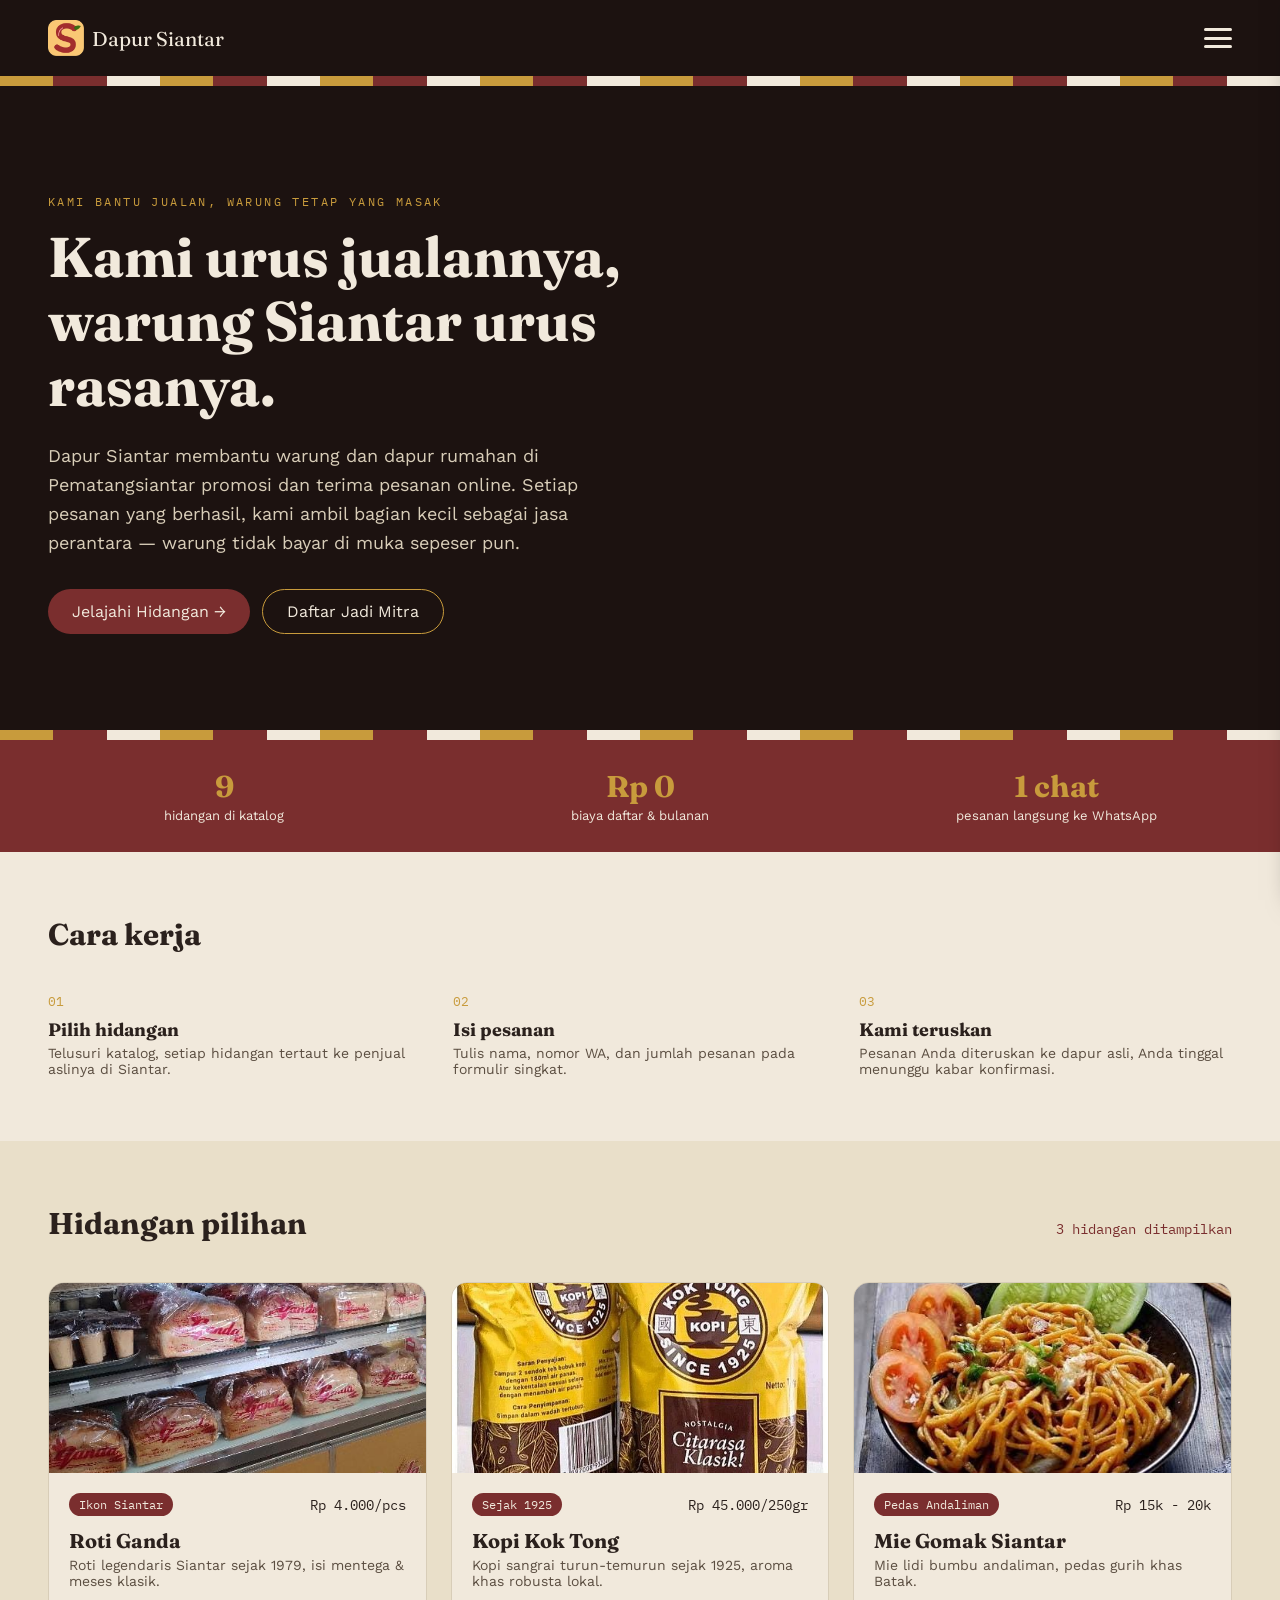
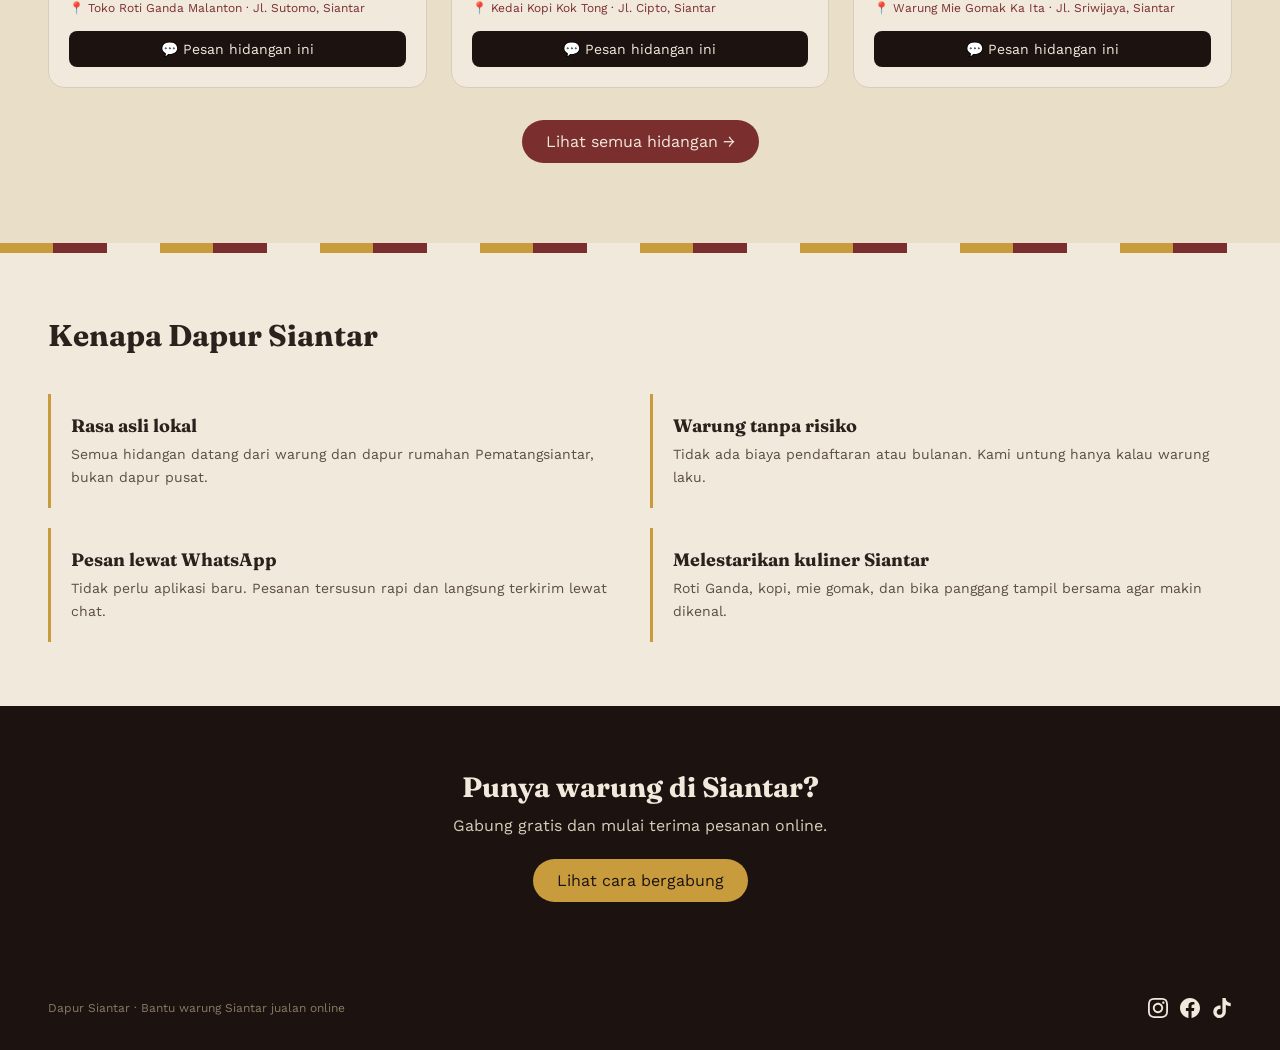
<file: index.html>
<!DOCTYPE html>
<html lang="id"><head><meta charset="UTF-8" /><meta name="viewport" content="width=device-width, initial-scale=1.0" />
<title>Beranda — Dapur Siantar</title><link rel="icon" type="image/png" href="favicon.png" /><link rel="stylesheet" href="style.css" /></head><body>
<script>window.CONNECTOR_PHONE = "6283893870823";</script>
<header><a href="index.html" class="brand"><img src="logo.png" alt="Logo Dapur Siantar" /><span class="serif">Dapur Siantar</span></a>
<button class="hamburger-btn" onclick="toggleMenu()" aria-label="Buka menu"><span></span><span></span><span></span></button></header>
<div class="nav-drawer-overlay" id="nav-overlay" onclick="toggleMenu()"></div>
<div class="nav-drawer" id="nav-drawer"><a href="index.html" class="nav-link current">Beranda</a><a href="katalog.html" class="nav-link">Katalog Hidangan</a><a href="untuk-penjual.html" class="nav-link">Untuk Penjual</a><a href="tentang.html" class="nav-link">Tentang & FAQ</a><a href="tim.html" target="_blank" rel="noopener" class="nav-link">Tim Kami ↗</a><a href="galeri.html" target="_blank" rel="noopener" class="nav-link">Galeri ↗</a><a href="katalog.html" class="btn-pill mono">Lihat Katalog →</a></div>
<div class="weave" id="weave1"></div>
<section class="hero" style="background:var(--bg-dark);color:var(--cream)"><div class="hero-inner">
<p class="eyebrow mono">Kami bantu jualan, warung tetap yang masak</p>
<h1 class="serif">Kami urus jualannya,<br />warung Siantar urus rasanya.</h1>
<p class="lead">Dapur Siantar membantu warung dan dapur rumahan di Pematangsiantar promosi dan terima pesanan online. Setiap pesanan yang berhasil, kami ambil bagian kecil sebagai jasa perantara — warung tidak bayar di muka sepeser pun.</p>
<div class="hero-ctas"><a href="katalog.html" class="btn-maroon">Jelajahi Hidangan →</a><a href="untuk-penjual.html" class="btn-outline">Daftar Jadi Mitra</a></div></div></section>
<div class="weave" id="weave2"></div>
<div class="stats"><div><b id="stat-products">0</b><span>hidangan di katalog</span></div><div><b>Rp 0</b><span>biaya daftar &amp; bulanan</span></div><div><b>1 chat</b><span>pesanan langsung ke WhatsApp</span></div></div>
<section id="cara-kerja"><h2 class="section-title serif">Cara kerja</h2><div class="steps-grid">
<div><p class="step-n mono">01</p><h3 class="step-title serif">Pilih hidangan</h3><p class="step-body">Telusuri katalog, setiap hidangan tertaut ke penjual aslinya di Siantar.</p></div>
<div><p class="step-n mono">02</p><h3 class="step-title serif">Isi pesanan</h3><p class="step-body">Tulis nama, nomor WA, dan jumlah pesanan pada formulir singkat.</p></div>
<div><p class="step-n mono">03</p><h3 class="step-title serif">Kami teruskan</h3><p class="step-body">Pesanan Anda diteruskan ke dapur asli, Anda tinggal menunggu kabar konfirmasi.</p></div></div></section>
<section class="katalog-section"><div class="katalog-head"><h2 class="section-title serif" style="margin:0;">Hidangan pilihan</h2><p class="katalog-count mono" id="katalog-count"></p></div>
<div class="card-grid" id="card-grid" data-limit="3"></div><p class="center-link"><a href="katalog.html" class="btn-maroon">Lihat semua hidangan →</a></p></section>
<div class="weave" id="weave3"></div>
<section><h2 class="section-title serif">Kenapa Dapur Siantar</h2><div class="why-grid">
<div class="why"><h3 class="serif">Rasa asli lokal</h3><p>Semua hidangan datang dari warung dan dapur rumahan Pematangsiantar, bukan dapur pusat.</p></div>
<div class="why"><h3 class="serif">Warung tanpa risiko</h3><p>Tidak ada biaya pendaftaran atau bulanan. Kami untung hanya kalau warung laku.</p></div>
<div class="why"><h3 class="serif">Pesan lewat WhatsApp</h3><p>Tidak perlu aplikasi baru. Pesanan tersusun rapi dan langsung terkirim lewat chat.</p></div>
<div class="why"><h3 class="serif">Melestarikan kuliner Siantar</h3><p>Roti Ganda, kopi, mie gomak, dan bika panggang tampil bersama agar makin dikenal.</p></div></div></section>
<section class="seller-section" style="text-align:center"><h2 class="serif" style="font-size:28px;margin:0 0 12px">Punya warung di Siantar?</h2><p style="color:#d8cdb8;margin:0 0 24px">Gabung gratis dan mulai terima pesanan online.</p><a href="untuk-penjual.html" class="btn-gold">Lihat cara bergabung</a></section>
<!-- Footer dengan ID untuk scroll target -->
<footer id="medsos-footer">
  <span>Dapur Siantar &middot; Bantu warung Siantar jualan online</span>
  <div class="social-links">
    <!-- Instagram -->
    <a href="Belum_Tersedia" target="_blank" rel="noopener noreferrer" class="social-icon" title="Instagram">
      <svg viewBox="0 0 24 24"><path d="M12 2.163c3.204 0 3.584.012 4.85.07 3.252.148 4.771 1.691 4.919 4.919.058 1.265.069 1.645.069 4.849 0 3.205-.012 3.584-.069 4.849-.149 3.225-1.664 4.771-4.919 4.919-1.266.058-1.644.07-4.85.07-3.204 0-3.584-.012-4.849-.07-3.26-.149-4.771-1.699-4.919-4.92-.058-1.265-.07-1.644-.07-4.849 0-3.204.013-3.583.07-4.849.149-3.227 1.664-4.771 4.919-4.919 1.266-.057 1.645-.069 4.849-.069zm0-2.163c-3.259 0-3.667.014-4.947.072-4.358.2-6.78 2.618-6.98 6.98-.059 1.281-.073 1.689-.073 4.948 0 3.259.014 3.668.072 4.948.2 4.358 2.618 6.78 6.98 6.98 1.281.058 1.689.072 4.948.072 3.259 0 3.668-.014 4.948-.072 4.354-.2 6.782-2.618 6.979-6.98.059-1.28.073-1.689.073-4.948 0-3.259-.014-3.667-.072-4.947-.196-4.354-2.617-6.78-6.979-6.98-1.281-.059-1.69-.073-4.949-.073zm0 5.838c-3.403 0-6.162 2.759-6.162 6.162s2.759 6.163 6.162 6.163 6.162-2.759 6.162-6.163c0-3.403-2.759-6.162-6.162-6.162zm0 10.162c-2.209 0-4-1.79-4-4 0-2.209 1.791-4 4-4s4 1.791 4 4c0 2.21-1.791 4-4 4zm6.406-11.845c-.796 0-1.441.645-1.441 1.44s.645 1.44 1.441 1.44c.795 0 1.439-.645 1.439-1.44s-.644-1.44-1.439-1.44z"/></svg>
    </a>
    <!-- Facebook -->
    <a href="Belum_Tersedia" target="_blank" rel="noopener noreferrer" class="social-icon" title="Facebook">
      <svg viewBox="0 0 24 24"><path d="M24 12.073c0-6.627-5.373-12-12-12s-12 5.373-12 12c0 5.99 4.388 10.954 10.125 11.854v-8.385H7.078v-3.47h3.047V9.43c0-3.007 1.792-4.669 4.533-4.669 1.312 0 2.686.235 2.686.235v2.953H15.83c-1.491 0-1.956.925-1.956 1.874v2.25h3.328l-.532 3.47h-2.796v8.385C19.612 23.027 24 18.062 24 12.073z"/></svg>
    </a>
    <!-- TikTok -->
    <a href="Belum_Tersedia" target="_blank" rel="noopener noreferrer" class="social-icon" title="TikTok">
      <svg viewBox="0 0 24 24"><path d="M12.525.02c1.31-.02 2.61-.01 3.91-.02.08 1.53.63 3.09 1.75 4.17 1.12 1.11 2.7 1.62 4.24 1.79v4.03c-1.44-.05-2.89-.35-4.2-.97-.57-.26-1.1-.59-1.62-.93-.01 2.92.01 5.84-.02 8.75-.08 1.4-.54 2.79-1.35 3.94-1.31 1.92-3.58 3.17-5.91 3.21-1.43.08-2.86-.31-4.08-1.03-2.02-1.19-3.44-3.37-3.65-5.71-.02-.5-.03-1-.01-1.49.18-1.9 1.12-3.72 2.58-4.96 1.66-1.44 3.98-2.13 6.15-1.72.02 1.48-.04 2.96-.04 4.44-.99-.32-2.15-.23-3.02.37-.63.41-1.11 1.04-1.36 1.75-.21.51-.15 1.07-.14 1.61.24 1.64 1.82 3.02 3.5 2.87 1.12-.01 2.19-.66 2.77-1.61.19-.33.4-.67.41-1.06.1-1.79.06-3.57.07-5.36.01-4.03-.01-8.05.02-12.07z"/></svg>
    </a>
  </div>
</footer>
<!-- ORDER MODAL -->
<div class="overlay" id="order-overlay" onclick="if(event.target===this) closeOrderModal(false)">
  <div class="modal" onclick="event.stopPropagation()">
    <div class="modal-head">
      <div>
        <p class="modal-eyebrow mono">Pesan hidangan</p>
        <h3 class="modal-title serif" id="order-product-name"></h3>
        <p class="modal-sub" id="order-product-seller"></p>
      </div>
      <button class="close-btn" onclick="closeOrderModal(false)">✕</button>
    </div>
    <form id="order-form" onsubmit="submitOrder(event)">
      <div class="field">
        <label class="mono">Nama</label>
        <input type="text" id="order-name" placeholder="Nama Anda" />
      </div>
      <div class="field">
        <label class="mono">Nomor WhatsApp</label>
        <input type="tel" id="order-phone" placeholder="08xxxxxxxxxx" />
      </div>
      <div class="field">
        <label class="mono">Jumlah</label>
        <input type="number" id="order-qty" min="1" value="1" />
      </div>
      <div class="field">
        <label class="mono">Catatan (opsional)</label>
        <textarea id="order-note" rows="2" placeholder="Contoh: tidak pakai pedas"></textarea>
      </div>
      <p class="error-text" id="order-error" style="display:none;"></p>
      <button type="submit" class="submit-btn" id="order-submit-btn"> Lanjut ke WhatsApp</button>
      <p class="modal-note">Anda akan diarahkan ke WhatsApp untuk mengirim pesanan ini ke tim penghubung Dapur Siantar.</p>
    </form>
  </div>
</div>

<!-- SELLER MODAL -->
<div class="overlay" id="seller-overlay" onclick="if(event.target===this) closeSellerModal(false)">
  <div class="modal" onclick="event.stopPropagation()">
    <div class="modal-head">
      <div>
        <p class="modal-eyebrow mono">Daftar mitra</p>
        <h3 class="modal-title serif">Gabung jadi penjual</h3>
      </div>
      <button class="close-btn" onclick="closeSellerModal(false)">✕</button>
    </div>
    <form id="seller-form" onsubmit="submitSeller(event)">
      <div class="field">
        <label class="mono">Nama warung/kedai</label>
        <input type="text" id="seller-shop" placeholder="Contoh: Warung Mie Gomak Bu Rina" />
      </div>
      <div class="field">
        <label class="mono">Nama pemilik</label>
        <input type="text" id="seller-owner" placeholder="Nama Anda" />
      </div>
      <div class="field">
        <label class="mono">Nomor WhatsApp</label>
        <input type="tel" id="seller-phone" placeholder="08xxxxxxxxxx" />
      </div>
      <div class="field">
        <label class="mono">Menu andalan</label>
        <input type="text" id="seller-menu" placeholder="Contoh: Roti Ganda, Gulai Ayam" />
      </div>
      <p class="error-text" id="seller-error" style="display:none;"></p>
      <button type="submit" class="submit-btn" id="seller-submit-btn"> Kirim pendaftaran</button>
      <p class="modal-note">Kami akan menghubungi Anda lewat WhatsApp untuk atur menu dan mulai terima pesanan.</p>
    </form>
  </div>
</div>

<div class="toast" id="toast">
  <span>✅</span><span id="toast-text"></span>
</div>
<div class="toast" id="toast"><span>✅</span><span id="toast-text"></span></div>
<script src="script.js"></script>
</body></html>
</file>
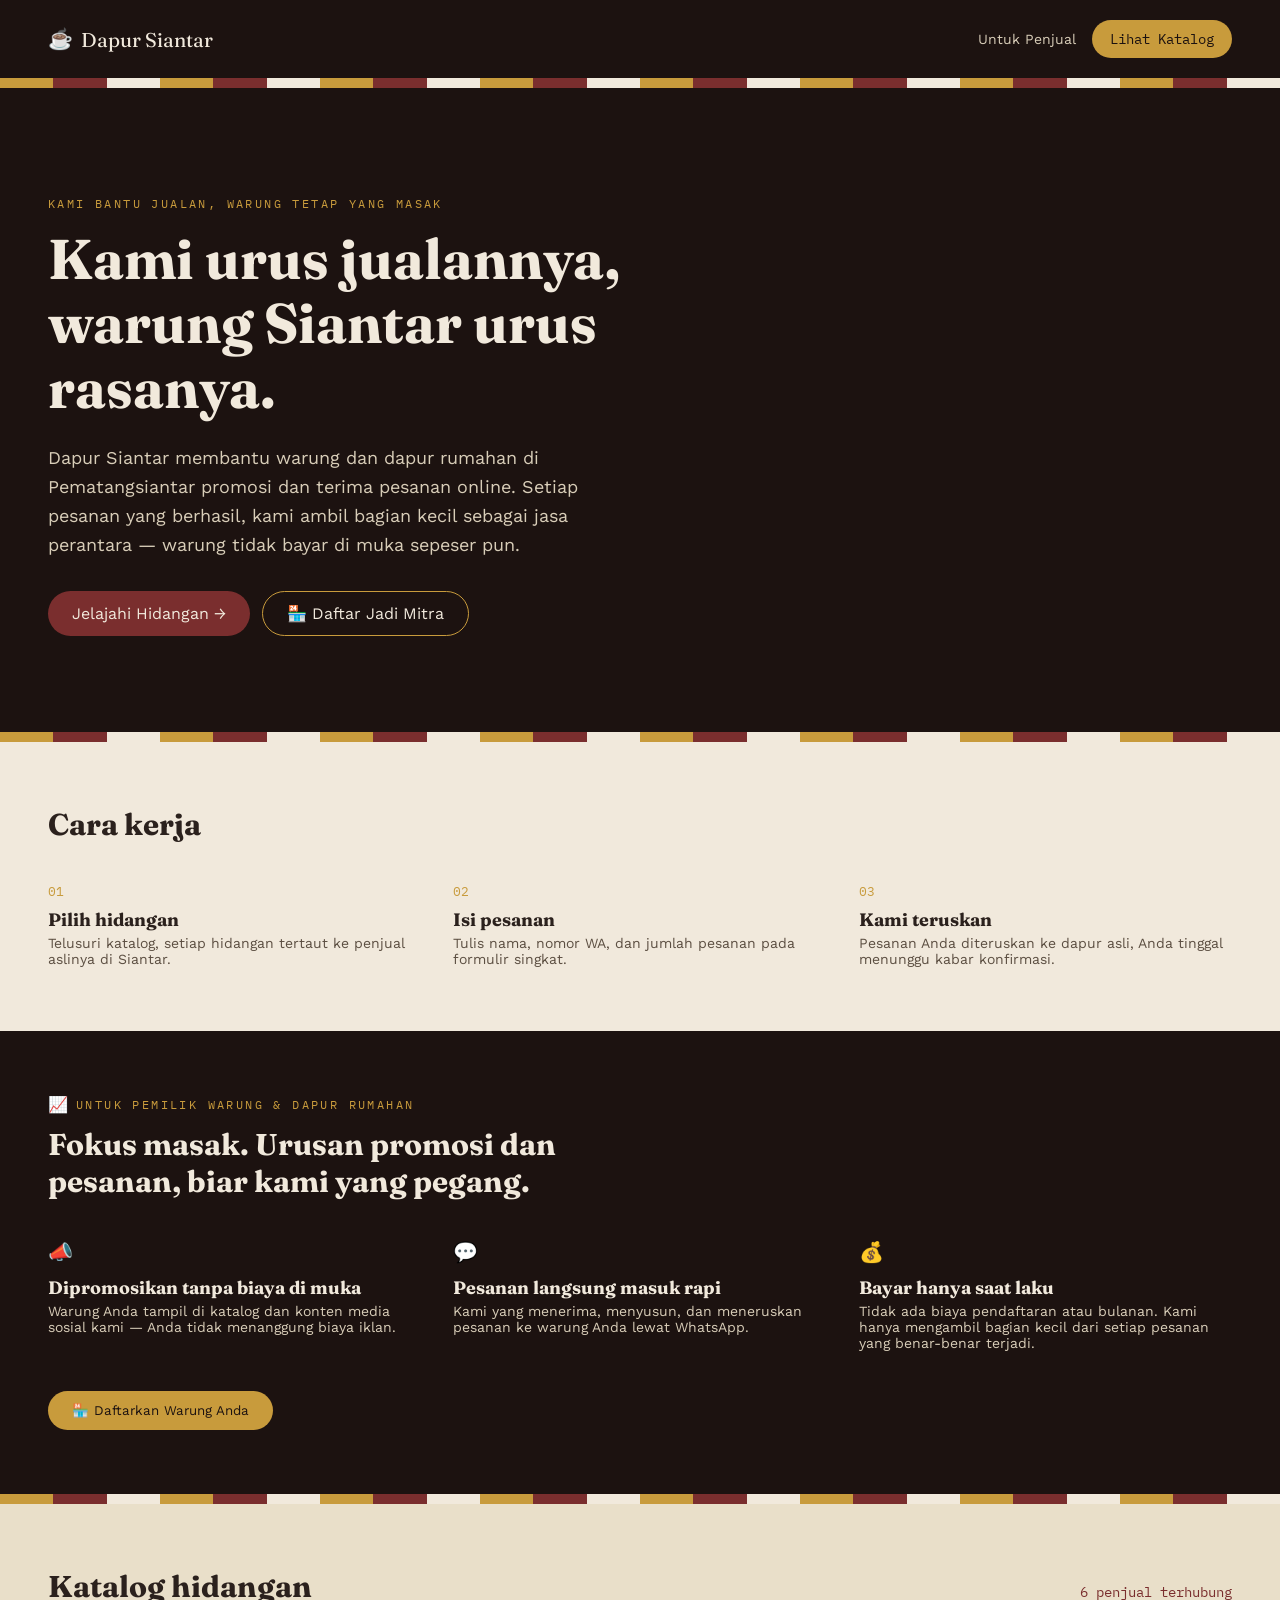
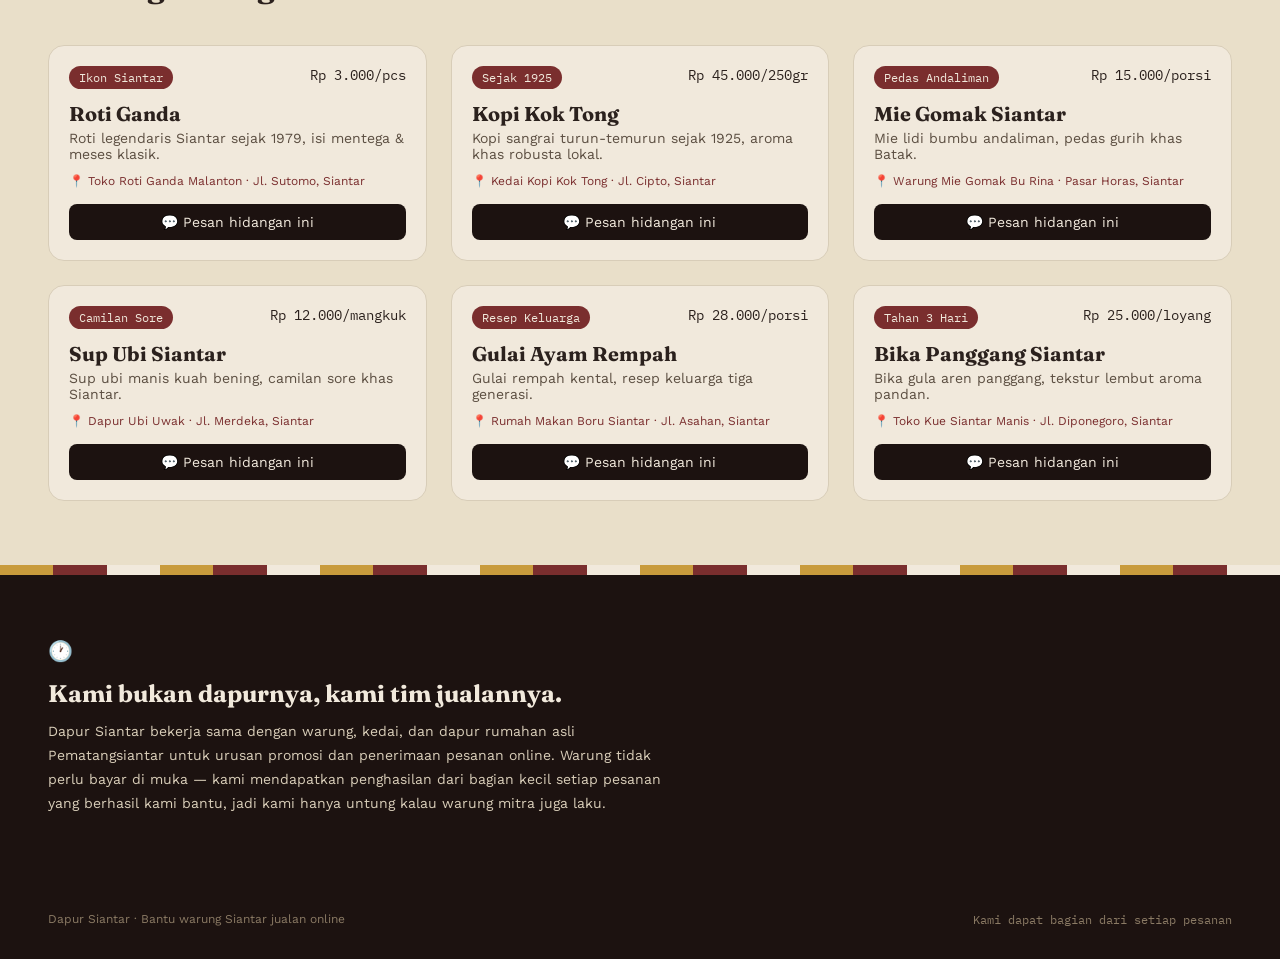
<file: dapur-siantar.html>
<!DOCTYPE html>
<html lang="id">
<head>
<meta charset="UTF-8" />
<meta name="viewport" content="width=device-width, initial-scale=1.0" />
<title>Dapur Siantar — Bantu Warung Siantar Jualan Online</title>
<style>
  @import url('https://fonts.googleapis.com/css2?family=Fraunces:ital,opsz,wght@0,9..144,400;0,9..144,600;1,9..144,500&family=Work+Sans:wght@400;500;600&family=IBM+Plex+Mono:wght@500&display=swap');

  :root{
    --bg-dark:#1C1210;
    --maroon:#7A2E2E;
    --gold:#C89B3C;
    --cream:#F1E9DC;
    --ink:#2B211D;
    --katalog-bg:#e9dfc9;
    --muted:#5c4f42;
    --muted-2:#8a7a64;
    --border:#d8cdb8;
  }
  *{box-sizing:border-box;}
  body{margin:0;background:var(--cream);color:var(--ink);font-family:'Work Sans',sans-serif;}
  .serif{font-family:'Fraunces',serif;}
  .mono{font-family:'IBM Plex Mono',monospace;}
  a{text-decoration:none;color:inherit;}
  button{font-family:inherit;cursor:pointer;border:none;}
  input,textarea{font-family:inherit;font-size:14px;}

  /* Nav */
  header{display:flex;align-items:center;justify-content:space-between;padding:20px 24px;background:var(--bg-dark);}
  .brand{display:flex;align-items:center;gap:8px;color:var(--cream);font-size:20px;}
  .nav-links{display:flex;align-items:center;gap:16px;}
  .nav-link{font-size:14px;color:#d8cdb8;display:none;}
  .btn-pill{font-size:14px;padding:10px 18px;border-radius:999px;background:var(--gold);color:var(--bg-dark);}
  @media(min-width:640px){
    header{padding:20px 48px;}
    .nav-link{display:inline;}
  }

  /* weave */
  .weave{display:flex;width:100%;height:10px;}
  .weave.flip{transform:scaleY(-1);}
  .weave span{flex:1;height:100%;}

  section{padding:64px 24px;}
  @media(min-width:640px){ section{padding:64px 48px;} }

  /* Hero */
  .hero{background:var(--bg-dark);color:var(--cream);padding-top:64px;padding-bottom:64px;}
  @media(min-width:640px){ .hero{padding-top:96px;padding-bottom:96px;} }
  .hero-inner{max-width:720px;}
  .eyebrow{font-size:12px;letter-spacing:.2em;text-transform:uppercase;color:var(--gold);margin-bottom:16px;}
  .hero h1{font-size:36px;line-height:1.15;margin:0 0 24px;}
  @media(min-width:640px){ .hero h1{font-size:56px;} }
  .hero p.lead{font-size:16px;max-width:560px;color:#d8cdb8;line-height:1.6;}
  @media(min-width:640px){ .hero p.lead{font-size:18px;} }
  .hero-ctas{display:flex;flex-wrap:wrap;gap:12px;margin-top:32px;}
  .btn-maroon{display:inline-flex;align-items:center;gap:8px;padding:12px 24px;border-radius:999px;background:var(--maroon);color:var(--cream);}
  .btn-outline{display:inline-flex;align-items:center;gap:8px;padding:12px 24px;border-radius:999px;border:1px solid var(--gold);color:var(--cream);background:transparent;}

  /* Cara kerja */
  h2.section-title{font-size:26px;margin:0 0 40px;}
  @media(min-width:640px){ h2.section-title{font-size:30px;} }
  .steps-grid{display:grid;grid-template-columns:1fr;gap:32px;}
  @media(min-width:640px){ .steps-grid{grid-template-columns:repeat(3,1fr);} }
  .step-n{font-size:13px;color:var(--gold);margin:0;}
  .step-title{font-size:18px;margin:8px 0 4px;}
  .step-body{font-size:14px;color:var(--muted);margin:0;}

  /* Untuk penjual */
  .seller-section{background:var(--bg-dark);color:var(--cream);}
  .seller-eyebrow{display:flex;align-items:center;gap:8px;margin-bottom:12px;}
  .seller-eyebrow p{font-size:12px;letter-spacing:.2em;text-transform:uppercase;color:var(--gold);margin:0;}
  .seller-heading{font-size:26px;max-width:520px;margin:0 0 40px;}
  @media(min-width:640px){ .seller-heading{font-size:30px;} }
  .seller-grid{display:grid;grid-template-columns:1fr;gap:32px;margin-bottom:40px;}
  @media(min-width:640px){ .seller-grid{grid-template-columns:repeat(3,1fr);} }
  .seller-card-title{font-size:18px;margin:12px 0 4px;}
  .seller-card-body{font-size:14px;color:#d8cdb8;margin:0;}
  .btn-gold{display:inline-flex;align-items:center;gap:8px;padding:12px 24px;border-radius:999px;background:var(--gold);color:var(--bg-dark);}

  /* Katalog */
  .katalog-section{background:var(--katalog-bg);}
  .katalog-head{display:flex;align-items:baseline;justify-content:space-between;flex-wrap:wrap;gap:8px;margin-bottom:40px;}
  .katalog-count{font-size:14px;color:var(--maroon);margin:0;}
  .card-grid{display:grid;grid-template-columns:1fr;gap:24px;}
  @media(min-width:640px){ .card-grid{grid-template-columns:repeat(2,1fr);} }
  @media(min-width:1024px){ .card-grid{grid-template-columns:repeat(3,1fr);} }
  .card{background:var(--cream);border:1px solid var(--border);border-radius:16px;overflow:hidden;display:flex;flex-direction:column;}
  .card-top{padding:20px 20px 0;display:flex;align-items:flex-start;justify-content:space-between;}
  .tag{font-size:12px;padding:4px 10px;border-radius:999px;background:var(--maroon);color:var(--cream);}
  .price{font-size:14px;}
  .card-body{padding:12px 20px 0;flex:1;}
  .card-body h3{font-size:20px;margin:0 0 4px;}
  .card-body p.desc{font-size:14px;color:var(--muted);margin:0;}
  .seller-loc{margin-top:12px;display:flex;align-items:center;gap:4px;font-size:12px;color:var(--maroon);}
  .card-btn{margin:20px;margin-top:16px;display:flex;align-items:center;justify-content:center;gap:8px;padding:10px;border-radius:8px;background:var(--bg-dark);color:var(--cream);font-size:14px;}

  /* Tentang */
  .about-section{background:var(--bg-dark);color:#d8cdb8;}
  .about-inner{max-width:640px;}
  .about-inner h2{font-size:24px;margin:0 0 12px;color:var(--cream);}
  .about-inner p{font-size:14px;line-height:1.7;margin:0;}

  footer{padding:32px 24px;font-size:12px;display:flex;align-items:center;justify-content:space-between;flex-wrap:wrap;gap:8px;background:var(--bg-dark);color:var(--muted-2);}
  @media(min-width:640px){ footer{padding:32px 48px;} }

  /* Modal */
  .overlay{position:fixed;inset:0;z-index:50;display:none;align-items:center;justify-content:center;padding:24px;background:rgba(28,18,16,.72);}
  .overlay.open{display:flex;}
  .modal{width:100%;max-width:420px;border-radius:16px;padding:24px;background:var(--cream);border:1px solid var(--gold);}
  .modal-head{display:flex;align-items:flex-start;justify-content:space-between;margin-bottom:16px;}
  .modal-eyebrow{font-size:12px;letter-spacing:.15em;text-transform:uppercase;color:var(--maroon);margin:0;}
  .modal-title{font-size:20px;margin:2px 0;}
  .modal-sub{font-size:14px;color:var(--maroon);margin:0;}
  .close-btn{background:none;color:var(--maroon);font-size:18px;line-height:1;padding:4px;}
  .field{margin-bottom:12px;}
  .field label{font-size:12px;text-transform:uppercase;letter-spacing:.03em;display:block;margin-bottom:4px;}
  .field input,.field textarea{width:100%;padding:8px 12px;border-radius:8px;border:1px solid var(--border);background:#fff;color:var(--ink);outline:none;}
  .error-text{font-size:14px;color:var(--maroon);margin:8px 0;}
  .submit-btn{width:100%;display:flex;align-items:center;justify-content:center;gap:8px;padding:12px;border-radius:8px;background:var(--maroon);color:var(--cream);font-weight:500;margin-top:8px;}
  .submit-btn:disabled{opacity:.6;}
  .modal-note{font-size:12px;text-align:center;color:var(--muted-2);margin-top:8px;}

  /* Toast */
  .toast{position:fixed;bottom:24px;left:50%;transform:translateX(-50%);padding:12px 20px;border-radius:999px;display:none;align-items:center;gap:8px;background:var(--bg-dark);color:var(--cream);z-index:50;font-size:14px;}
  .toast.open{display:flex;}
</style>
</head>
<body>

<!-- ===========================================================
     GANTI DATA DI SINI: nomor WhatsApp Anda (sebagai penghubung/admin).
     Semua pesanan & pendaftaran mitra akan dikirim ke nomor ini.
     =========================================================== -->
<script>
  window.CONNECTOR_PHONE = "6281234567890"; // contoh — ganti dengan nomor WA Anda
</script>

<header>
  <div class="brand"><span>☕</span><span class="serif">Dapur Siantar</span></div>
  <div class="nav-links">
    <a href="#penjual" class="nav-link">Untuk Penjual</a>
    <a href="#katalog" class="btn-pill mono">Lihat Katalog</a>
  </div>
</header>

<div class="weave" id="weave1"></div>

<section class="hero">
  <div class="hero-inner">
    <p class="eyebrow mono">Kami bantu jualan, warung tetap yang masak</p>
    <h1 class="serif">Kami urus jualannya,<br />warung Siantar urus rasanya.</h1>
    <p class="lead">Dapur Siantar membantu warung dan dapur rumahan di Pematangsiantar promosi dan terima pesanan online. Setiap pesanan yang berhasil, kami ambil bagian kecil sebagai jasa perantara — warung tidak bayar di muka sepeser pun.</p>
    <div class="hero-ctas">
      <a href="#katalog" class="btn-maroon">Jelajahi Hidangan →</a>
      <a href="#penjual" class="btn-outline">🏪 Daftar Jadi Mitra</a>
    </div>
  </div>
</section>

<div class="weave flip" id="weave2"></div>

<section>
  <h2 class="section-title serif">Cara kerja</h2>
  <div class="steps-grid">
    <div>
      <p class="step-n mono">01</p>
      <h3 class="step-title serif">Pilih hidangan</h3>
      <p class="step-body">Telusuri katalog, setiap hidangan tertaut ke penjual aslinya di Siantar.</p>
    </div>
    <div>
      <p class="step-n mono">02</p>
      <h3 class="step-title serif">Isi pesanan</h3>
      <p class="step-body">Tulis nama, nomor WA, dan jumlah pesanan pada formulir singkat.</p>
    </div>
    <div>
      <p class="step-n mono">03</p>
      <h3 class="step-title serif">Kami teruskan</h3>
      <p class="step-body">Pesanan Anda diteruskan ke dapur asli, Anda tinggal menunggu kabar konfirmasi.</p>
    </div>
  </div>
</section>

<section id="penjual" class="seller-section">
  <div class="seller-eyebrow">
    <span>📈</span>
    <p class="mono">Untuk pemilik warung &amp; dapur rumahan</p>
  </div>
  <h2 class="seller-heading serif">Fokus masak. Urusan promosi dan pesanan, biar kami yang pegang.</h2>
  <div class="seller-grid">
    <div>
      <div style="font-size:20px;">📣</div>
      <h3 class="seller-card-title serif">Dipromosikan tanpa biaya di muka</h3>
      <p class="seller-card-body">Warung Anda tampil di katalog dan konten media sosial kami — Anda tidak menanggung biaya iklan.</p>
    </div>
    <div>
      <div style="font-size:20px;">💬</div>
      <h3 class="seller-card-title serif">Pesanan langsung masuk rapi</h3>
      <p class="seller-card-body">Kami yang menerima, menyusun, dan meneruskan pesanan ke warung Anda lewat WhatsApp.</p>
    </div>
    <div>
      <div style="font-size:20px;">💰</div>
      <h3 class="seller-card-title serif">Bayar hanya saat laku</h3>
      <p class="seller-card-body">Tidak ada biaya pendaftaran atau bulanan. Kami hanya mengambil bagian kecil dari setiap pesanan yang benar-benar terjadi.</p>
    </div>
  </div>
  <button class="btn-gold" onclick="openSellerModal()">🏪 Daftarkan Warung Anda</button>
</section>

<div class="weave flip" id="weave3"></div>

<section id="katalog" class="katalog-section">
  <div class="katalog-head">
    <h2 class="section-title serif" style="margin:0;">Katalog hidangan</h2>
    <p class="katalog-count mono" id="katalog-count"></p>
  </div>
  <div class="card-grid" id="card-grid"></div>
</section>

<div class="weave" id="weave4"></div>

<section class="about-section">
  <div class="about-inner">
    <div style="font-size:20px;margin-bottom:16px;">🕐</div>
    <h2 class="serif">Kami bukan dapurnya, kami tim jualannya.</h2>
    <p>Dapur Siantar bekerja sama dengan warung, kedai, dan dapur rumahan asli Pematangsiantar untuk urusan promosi dan penerimaan pesanan online. Warung tidak perlu bayar di muka — kami mendapatkan penghasilan dari bagian kecil setiap pesanan yang berhasil kami bantu, jadi kami hanya untung kalau warung mitra juga laku.</p>
  </div>
</section>

<footer>
  <span>Dapur Siantar &middot; Bantu warung Siantar jualan online</span>
  <span class="mono">Kami dapat bagian dari setiap pesanan</span>
</footer>

<!-- ORDER MODAL -->
<div class="overlay" id="order-overlay" onclick="if(event.target===this) closeOrderModal(false)">
  <div class="modal" onclick="event.stopPropagation()">
    <div class="modal-head">
      <div>
        <p class="modal-eyebrow mono">Pesan hidangan</p>
        <h3 class="modal-title serif" id="order-product-name"></h3>
        <p class="modal-sub" id="order-product-seller"></p>
      </div>
      <button class="close-btn" onclick="closeOrderModal(false)">✕</button>
    </div>
    <form id="order-form" onsubmit="submitOrder(event)">
      <div class="field">
        <label class="mono">Nama</label>
        <input type="text" id="order-name" placeholder="Nama Anda" />
      </div>
      <div class="field">
        <label class="mono">Nomor WhatsApp</label>
        <input type="tel" id="order-phone" placeholder="08xxxxxxxxxx" />
      </div>
      <div class="field">
        <label class="mono">Jumlah</label>
        <input type="number" id="order-qty" min="1" value="1" />
      </div>
      <div class="field">
        <label class="mono">Catatan (opsional)</label>
        <textarea id="order-note" rows="2" placeholder="Contoh: tidak pakai pedas"></textarea>
      </div>
      <p class="error-text" id="order-error" style="display:none;"></p>
      <button type="submit" class="submit-btn" id="order-submit-btn">💬 Lanjut ke WhatsApp</button>
      <p class="modal-note">Anda akan diarahkan ke WhatsApp untuk mengirim pesanan ini ke tim penghubung Dapur Siantar.</p>
    </form>
  </div>
</div>

<!-- SELLER MODAL -->
<div class="overlay" id="seller-overlay" onclick="if(event.target===this) closeSellerModal(false)">
  <div class="modal" onclick="event.stopPropagation()">
    <div class="modal-head">
      <div>
        <p class="modal-eyebrow mono">Daftar mitra</p>
        <h3 class="modal-title serif">Gabung jadi penjual</h3>
      </div>
      <button class="close-btn" onclick="closeSellerModal(false)">✕</button>
    </div>
    <form id="seller-form" onsubmit="submitSeller(event)">
      <div class="field">
        <label class="mono">Nama warung/kedai</label>
        <input type="text" id="seller-shop" placeholder="Contoh: Warung Mie Gomak Bu Rina" />
      </div>
      <div class="field">
        <label class="mono">Nama pemilik</label>
        <input type="text" id="seller-owner" placeholder="Nama Anda" />
      </div>
      <div class="field">
        <label class="mono">Nomor WhatsApp</label>
        <input type="tel" id="seller-phone" placeholder="08xxxxxxxxxx" />
      </div>
      <div class="field">
        <label class="mono">Menu andalan</label>
        <input type="text" id="seller-menu" placeholder="Contoh: Roti Ganda, Gulai Ayam" />
      </div>
      <p class="error-text" id="seller-error" style="display:none;"></p>
      <button type="submit" class="submit-btn" id="seller-submit-btn">🏪 Kirim pendaftaran</button>
      <p class="modal-note">Kami akan menghubungi Anda lewat WhatsApp untuk atur menu dan mulai terima pesanan.</p>
    </form>
  </div>
</div>

<div class="toast" id="toast">
  <span>✅</span><span id="toast-text"></span>
</div>

<script>
  // -------------------------------------------------------------
  // GANTI DATA PRODUK & PENJUAL DI SINI dengan mitra asli Anda.
  // -------------------------------------------------------------
  const products = [
    { id: 1, name: "Roti Ganda", seller: "Toko Roti Ganda Malanton", area: "Jl. Sutomo, Siantar", price: "Rp 3.000/pcs", desc: "Roti legendaris Siantar sejak 1979, isi mentega & meses klasik.", tag: "Ikon Siantar" },
    { id: 2, name: "Kopi Kok Tong", seller: "Kedai Kopi Kok Tong", area: "Jl. Cipto, Siantar", price: "Rp 45.000/250gr", desc: "Kopi sangrai turun-temurun sejak 1925, aroma khas robusta lokal.", tag: "Sejak 1925" },
    { id: 3, name: "Mie Gomak Siantar", seller: "Warung Mie Gomak Bu Rina", area: "Pasar Horas, Siantar", price: "Rp 15.000/porsi", desc: "Mie lidi bumbu andaliman, pedas gurih khas Batak.", tag: "Pedas Andaliman" },
    { id: 4, name: "Sup Ubi Siantar", seller: "Dapur Ubi Uwak", area: "Jl. Merdeka, Siantar", price: "Rp 12.000/mangkuk", desc: "Sup ubi manis kuah bening, camilan sore khas Siantar.", tag: "Camilan Sore" },
    { id: 5, name: "Gulai Ayam Rempah", seller: "Rumah Makan Boru Siantar", area: "Jl. Asahan, Siantar", price: "Rp 28.000/porsi", desc: "Gulai rempah kental, resep keluarga tiga generasi.", tag: "Resep Keluarga" },
    { id: 6, name: "Bika Panggang Siantar", seller: "Toko Kue Siantar Manis", area: "Jl. Diponegoro, Siantar", price: "Rp 25.000/loyang", desc: "Bika gula aren panggang, tekstur lembut aroma pandan.", tag: "Tahan 3 Hari" },
  ];

  let activeProduct = null;
  let toastTimer = null;

  function renderWeave(el){
    let html = "";
    for(let i=0;i<24;i++){
      const color = i%3===0 ? "var(--gold)" : i%3===1 ? "var(--maroon)" : "var(--cream)";
      html += `<span style="background:${color}"></span>`;
    }
    el.innerHTML = html;
  }
  ["weave1","weave2","weave3","weave4"].forEach(id => renderWeave(document.getElementById(id)));

  function renderCatalog(){
    const grid = document.getElementById("card-grid");
    document.getElementById("katalog-count").textContent = products.length + " penjual terhubung";
    grid.innerHTML = products.map(p => `
      <div class="card">
        <div class="card-top">
          <span class="tag mono">${p.tag}</span>
          <span class="price mono">${p.price}</span>
        </div>
        <div class="card-body">
          <h3 class="serif">${p.name}</h3>
          <p class="desc">${p.desc}</p>
          <div class="seller-loc">📍 ${p.seller} &middot; ${p.area}</div>
        </div>
        <button class="card-btn" onclick="openOrderModal(${p.id})">💬 Pesan hidangan ini</button>
      </div>
    `).join("");
  }
  renderCatalog();

  function openOrderModal(id){
    activeProduct = products.find(p => p.id === id);
    document.getElementById("order-product-name").textContent = activeProduct.name;
    document.getElementById("order-product-seller").textContent = activeProduct.seller;
    document.getElementById("order-form").reset();
    document.getElementById("order-qty").value = 1;
    document.getElementById("order-error").style.display = "none";
    document.getElementById("order-overlay").classList.add("open");
  }
  function closeOrderModal(){
    document.getElementById("order-overlay").classList.remove("open");
  }

  async function submitOrder(e){
    e.preventDefault();
    const name = document.getElementById("order-name").value.trim();
    const phone = document.getElementById("order-phone").value.trim();
    const qty = document.getElementById("order-qty").value;
    const note = document.getElementById("order-note").value.trim();
    const errorEl = document.getElementById("order-error");

    if(!name || !phone){
      errorEl.textContent = "Nama dan nomor WhatsApp wajib diisi.";
      errorEl.style.display = "block";
      return;
    }
    errorEl.style.display = "none";

    const btn = document.getElementById("order-submit-btn");
    btn.disabled = true;
    btn.textContent = "Menyiapkan pesan...";

    const order = { product: activeProduct.name, seller: activeProduct.seller, buyer: name, phone, qty, note, time: new Date().toISOString() };
    try{
      if(window.storage){
        await window.storage.set(`orders:${Date.now()}`, JSON.stringify(order), true);
      }
    }catch(err){
      console.error("Gagal menyimpan catatan pesanan:", err);
    }

    const msg = encodeURIComponent(
      `Halo, saya ${name} ingin pesan:\n\n` +
      `Menu: ${activeProduct.name} (${activeProduct.seller})\n` +
      `Jumlah: ${qty}\n` +
      `Catatan: ${note || "-"}\n` +
      `No. WA saya: ${phone}`
    );
    window.open(`https://wa.me/${window.CONNECTOR_PHONE}?text=${msg}`, "_blank");

    btn.disabled = false;
    btn.textContent = "💬 Lanjut ke WhatsApp";
    closeOrderModal();
    showToast("Pesanan disiapkan — lanjutkan di WhatsApp");
  }

  function openSellerModal(){
    document.getElementById("seller-form").reset();
    document.getElementById("seller-error").style.display = "none";
    document.getElementById("seller-overlay").classList.add("open");
  }
  function closeSellerModal(){
    document.getElementById("seller-overlay").classList.remove("open");
  }

  async function submitSeller(e){
    e.preventDefault();
    const shop = document.getElementById("seller-shop").value.trim();
    const owner = document.getElementById("seller-owner").value.trim();
    const phone = document.getElementById("seller-phone").value.trim();
    const menu = document.getElementById("seller-menu").value.trim();
    const errorEl = document.getElementById("seller-error");

    if(!shop || !phone){
      errorEl.textContent = "Nama warung dan nomor WhatsApp wajib diisi.";
      errorEl.style.display = "block";
      return;
    }
    errorEl.style.display = "none";

    const btn = document.getElementById("seller-submit-btn");
    btn.disabled = true;
    btn.textContent = "Menyiapkan pesan...";

    const seller = { shop, owner, phone, menu, time: new Date().toISOString() };
    try{
      if(window.storage){
        await window.storage.set(`sellers:${Date.now()}`, JSON.stringify(seller), true);
      }
    }catch(err){
      console.error("Gagal menyimpan data mitra:", err);
    }

    const msg = encodeURIComponent(
      `Halo, saya ingin daftar sebagai mitra penjual Dapur Siantar.\n\n` +
      `Nama warung: ${shop}\n` +
      `Nama pemilik: ${owner}\n` +
      `Menu andalan: ${menu || "-"}\n` +
      `No. WA: ${phone}`
    );
    window.open(`https://wa.me/${window.CONNECTOR_PHONE}?text=${msg}`, "_blank");

    btn.disabled = false;
    btn.textContent = "🏪 Kirim pendaftaran";
    closeSellerModal();
    showToast("Pendaftaran dikirim — lanjutkan di WhatsApp");
  }

  function showToast(text){
    const toast = document.getElementById("toast");
    document.getElementById("toast-text").textContent = text;
    toast.classList.add("open");
    clearTimeout(toastTimer);
    toastTimer = setTimeout(() => toast.classList.remove("open"), 4000);
  }
</script>
</body>
</html>
</file>
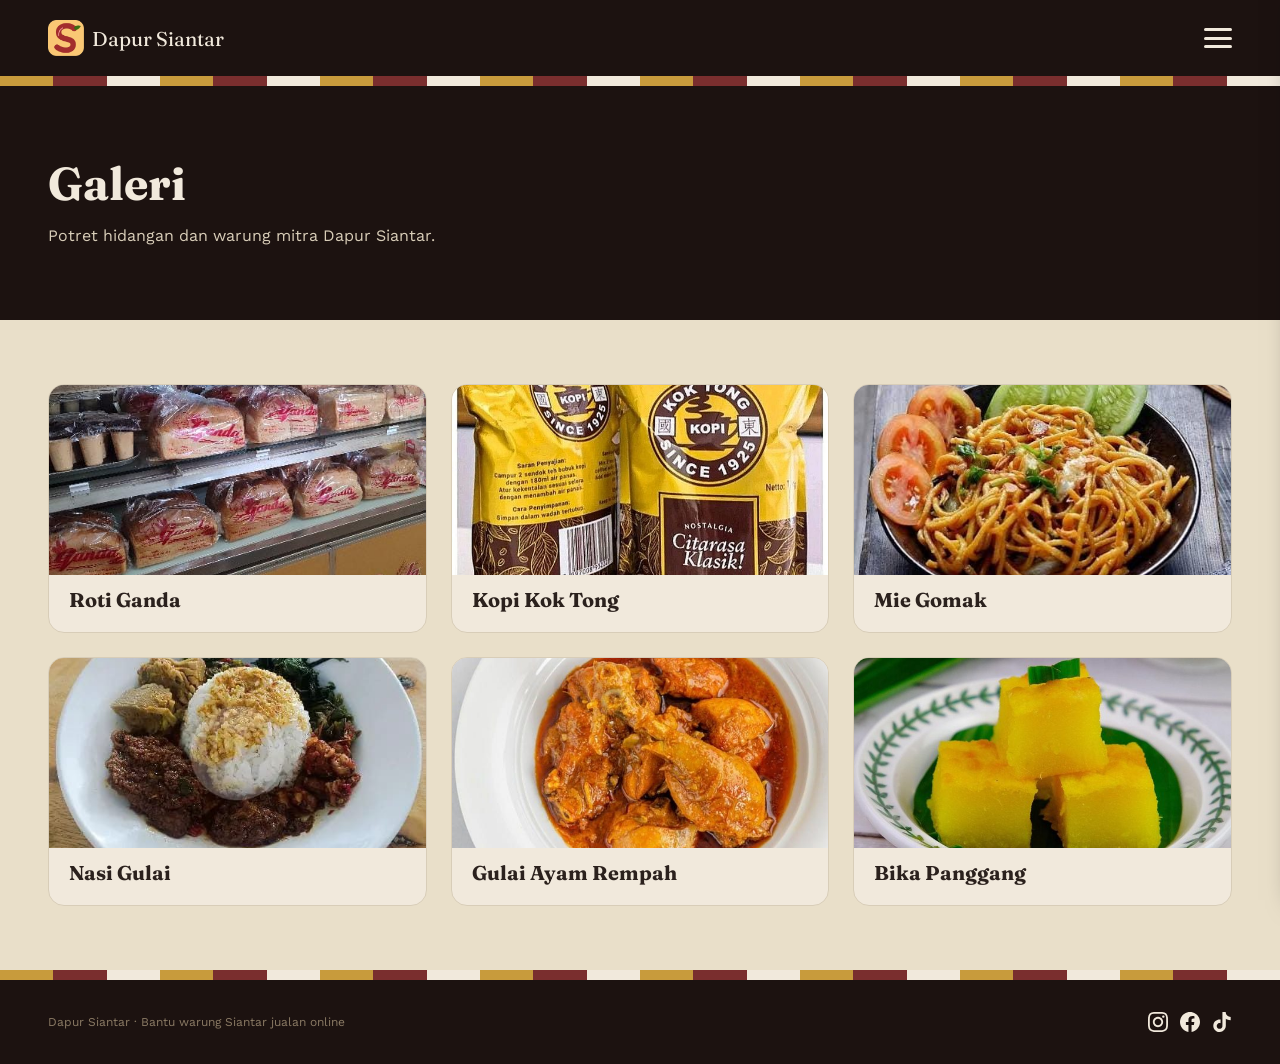
<file: galeri.html>
<!DOCTYPE html>
<html lang="id"><head><meta charset="UTF-8" /><meta name="viewport" content="width=device-width, initial-scale=1.0" />
<title>Galeri — Dapur Siantar</title><link rel="icon" type="image/png" href="favicon.png" /><link rel="stylesheet" href="style.css" /></head><body>
<script>window.CONNECTOR_PHONE = "6283893870823";</script>
<header><a href="index.html" class="brand"><img src="logo.png" alt="Logo Dapur Siantar" /><span class="serif">Dapur Siantar</span></a>
<button class="hamburger-btn" onclick="toggleMenu()" aria-label="Buka menu"><span></span><span></span><span></span></button></header>
<div class="nav-drawer-overlay" id="nav-overlay" onclick="toggleMenu()"></div>
<div class="nav-drawer" id="nav-drawer"><a href="index.html" class="nav-link">Beranda</a><a href="katalog.html" class="nav-link">Katalog Hidangan</a><a href="untuk-penjual.html" class="nav-link">Untuk Penjual</a><a href="tentang.html" class="nav-link">Tentang & FAQ</a><a href="tim.html" target="_blank" rel="noopener" class="nav-link">Tim Kami ↗</a><a href="galeri.html" target="_blank" rel="noopener" class="nav-link">Galeri ↗</a><a href="katalog.html" class="btn-pill mono">Lihat Katalog →</a></div>
<div class="weave" id="weave1"></div>
<div class="page-hero"><h1 class="serif">Galeri</h1><p>Potret hidangan dan warung mitra Dapur Siantar.</p></div>
<section class="katalog-section"><div class="card-grid"><div class="card"><img class="card-img" src="img/ganda.jpg" alt="Roti Ganda" loading="lazy"><div class="card-body" style="padding-bottom:16px"><h3 class="serif">Roti Ganda</h3></div></div><div class="card"><img class="card-img" src="img/kopi.jpg" alt="Kopi Kok Tong" loading="lazy"><div class="card-body" style="padding-bottom:16px"><h3 class="serif">Kopi Kok Tong</h3></div></div><div class="card"><img class="card-img" src="img/miegomak.jpg" alt="Mie Gomak" loading="lazy"><div class="card-body" style="padding-bottom:16px"><h3 class="serif">Mie Gomak</h3></div></div><div class="card"><img class="card-img" src="img/nasicampur.jpg" alt="Nasi Gulai" loading="lazy"><div class="card-body" style="padding-bottom:16px"><h3 class="serif">Nasi Gulai</h3></div></div><div class="card"><img class="card-img" src="img/ayamgulai.jpg" alt="Gulai Ayam Rempah" loading="lazy"><div class="card-body" style="padding-bottom:16px"><h3 class="serif">Gulai Ayam Rempah</h3></div></div><div class="card"><img class="card-img" src="img/kue.jpg" alt="Bika Panggang" loading="lazy"><div class="card-body" style="padding-bottom:16px"><h3 class="serif">Bika Panggang</h3></div></div></div></section>
<div class="weave" id="weave2"></div><!-- Footer dengan ID untuk scroll target -->
<footer id="medsos-footer">
  <span>Dapur Siantar &middot; Bantu warung Siantar jualan online</span>
  <div class="social-links">
    <!-- Instagram -->
    <a href="Belum_Tersedia" target="_blank" rel="noopener noreferrer" class="social-icon" title="Instagram">
      <svg viewBox="0 0 24 24"><path d="M12 2.163c3.204 0 3.584.012 4.85.07 3.252.148 4.771 1.691 4.919 4.919.058 1.265.069 1.645.069 4.849 0 3.205-.012 3.584-.069 4.849-.149 3.225-1.664 4.771-4.919 4.919-1.266.058-1.644.07-4.85.07-3.204 0-3.584-.012-4.849-.07-3.26-.149-4.771-1.699-4.919-4.92-.058-1.265-.07-1.644-.07-4.849 0-3.204.013-3.583.07-4.849.149-3.227 1.664-4.771 4.919-4.919 1.266-.057 1.645-.069 4.849-.069zm0-2.163c-3.259 0-3.667.014-4.947.072-4.358.2-6.78 2.618-6.98 6.98-.059 1.281-.073 1.689-.073 4.948 0 3.259.014 3.668.072 4.948.2 4.358 2.618 6.78 6.98 6.98 1.281.058 1.689.072 4.948.072 3.259 0 3.668-.014 4.948-.072 4.354-.2 6.782-2.618 6.979-6.98.059-1.28.073-1.689.073-4.948 0-3.259-.014-3.667-.072-4.947-.196-4.354-2.617-6.78-6.979-6.98-1.281-.059-1.69-.073-4.949-.073zm0 5.838c-3.403 0-6.162 2.759-6.162 6.162s2.759 6.163 6.162 6.163 6.162-2.759 6.162-6.163c0-3.403-2.759-6.162-6.162-6.162zm0 10.162c-2.209 0-4-1.79-4-4 0-2.209 1.791-4 4-4s4 1.791 4 4c0 2.21-1.791 4-4 4zm6.406-11.845c-.796 0-1.441.645-1.441 1.44s.645 1.44 1.441 1.44c.795 0 1.439-.645 1.439-1.44s-.644-1.44-1.439-1.44z"/></svg>
    </a>
    <!-- Facebook -->
    <a href="Belum_Tersedia" target="_blank" rel="noopener noreferrer" class="social-icon" title="Facebook">
      <svg viewBox="0 0 24 24"><path d="M24 12.073c0-6.627-5.373-12-12-12s-12 5.373-12 12c0 5.99 4.388 10.954 10.125 11.854v-8.385H7.078v-3.47h3.047V9.43c0-3.007 1.792-4.669 4.533-4.669 1.312 0 2.686.235 2.686.235v2.953H15.83c-1.491 0-1.956.925-1.956 1.874v2.25h3.328l-.532 3.47h-2.796v8.385C19.612 23.027 24 18.062 24 12.073z"/></svg>
    </a>
    <!-- TikTok -->
    <a href="Belum_Tersedia" target="_blank" rel="noopener noreferrer" class="social-icon" title="TikTok">
      <svg viewBox="0 0 24 24"><path d="M12.525.02c1.31-.02 2.61-.01 3.91-.02.08 1.53.63 3.09 1.75 4.17 1.12 1.11 2.7 1.62 4.24 1.79v4.03c-1.44-.05-2.89-.35-4.2-.97-.57-.26-1.1-.59-1.62-.93-.01 2.92.01 5.84-.02 8.75-.08 1.4-.54 2.79-1.35 3.94-1.31 1.92-3.58 3.17-5.91 3.21-1.43.08-2.86-.31-4.08-1.03-2.02-1.19-3.44-3.37-3.65-5.71-.02-.5-.03-1-.01-1.49.18-1.9 1.12-3.72 2.58-4.96 1.66-1.44 3.98-2.13 6.15-1.72.02 1.48-.04 2.96-.04 4.44-.99-.32-2.15-.23-3.02.37-.63.41-1.11 1.04-1.36 1.75-.21.51-.15 1.07-.14 1.61.24 1.64 1.82 3.02 3.5 2.87 1.12-.01 2.19-.66 2.77-1.61.19-.33.4-.67.41-1.06.1-1.79.06-3.57.07-5.36.01-4.03-.01-8.05.02-12.07z"/></svg>
    </a>
  </div>
</footer>
<!-- ORDER MODAL -->
<div class="overlay" id="order-overlay" onclick="if(event.target===this) closeOrderModal(false)">
  <div class="modal" onclick="event.stopPropagation()">
    <div class="modal-head">
      <div>
        <p class="modal-eyebrow mono">Pesan hidangan</p>
        <h3 class="modal-title serif" id="order-product-name"></h3>
        <p class="modal-sub" id="order-product-seller"></p>
      </div>
      <button class="close-btn" onclick="closeOrderModal(false)">✕</button>
    </div>
    <form id="order-form" onsubmit="submitOrder(event)">
      <div class="field">
        <label class="mono">Nama</label>
        <input type="text" id="order-name" placeholder="Nama Anda" />
      </div>
      <div class="field">
        <label class="mono">Nomor WhatsApp</label>
        <input type="tel" id="order-phone" placeholder="08xxxxxxxxxx" />
      </div>
      <div class="field">
        <label class="mono">Jumlah</label>
        <input type="number" id="order-qty" min="1" value="1" />
      </div>
      <div class="field">
        <label class="mono">Catatan (opsional)</label>
        <textarea id="order-note" rows="2" placeholder="Contoh: tidak pakai pedas"></textarea>
      </div>
      <p class="error-text" id="order-error" style="display:none;"></p>
      <button type="submit" class="submit-btn" id="order-submit-btn"> Lanjut ke WhatsApp</button>
      <p class="modal-note">Anda akan diarahkan ke WhatsApp untuk mengirim pesanan ini ke tim penghubung Dapur Siantar.</p>
    </form>
  </div>
</div>

<!-- SELLER MODAL -->
<div class="overlay" id="seller-overlay" onclick="if(event.target===this) closeSellerModal(false)">
  <div class="modal" onclick="event.stopPropagation()">
    <div class="modal-head">
      <div>
        <p class="modal-eyebrow mono">Daftar mitra</p>
        <h3 class="modal-title serif">Gabung jadi penjual</h3>
      </div>
      <button class="close-btn" onclick="closeSellerModal(false)">✕</button>
    </div>
    <form id="seller-form" onsubmit="submitSeller(event)">
      <div class="field">
        <label class="mono">Nama warung/kedai</label>
        <input type="text" id="seller-shop" placeholder="Contoh: Warung Mie Gomak Bu Rina" />
      </div>
      <div class="field">
        <label class="mono">Nama pemilik</label>
        <input type="text" id="seller-owner" placeholder="Nama Anda" />
      </div>
      <div class="field">
        <label class="mono">Nomor WhatsApp</label>
        <input type="tel" id="seller-phone" placeholder="08xxxxxxxxxx" />
      </div>
      <div class="field">
        <label class="mono">Menu andalan</label>
        <input type="text" id="seller-menu" placeholder="Contoh: Roti Ganda, Gulai Ayam" />
      </div>
      <p class="error-text" id="seller-error" style="display:none;"></p>
      <button type="submit" class="submit-btn" id="seller-submit-btn"> Kirim pendaftaran</button>
      <p class="modal-note">Kami akan menghubungi Anda lewat WhatsApp untuk atur menu dan mulai terima pesanan.</p>
    </form>
  </div>
</div>

<div class="toast" id="toast">
  <span>✅</span><span id="toast-text"></span>
</div>
<div class="toast" id="toast"><span>✅</span><span id="toast-text"></span></div>
<script src="script.js"></script>
</body></html>
</file>
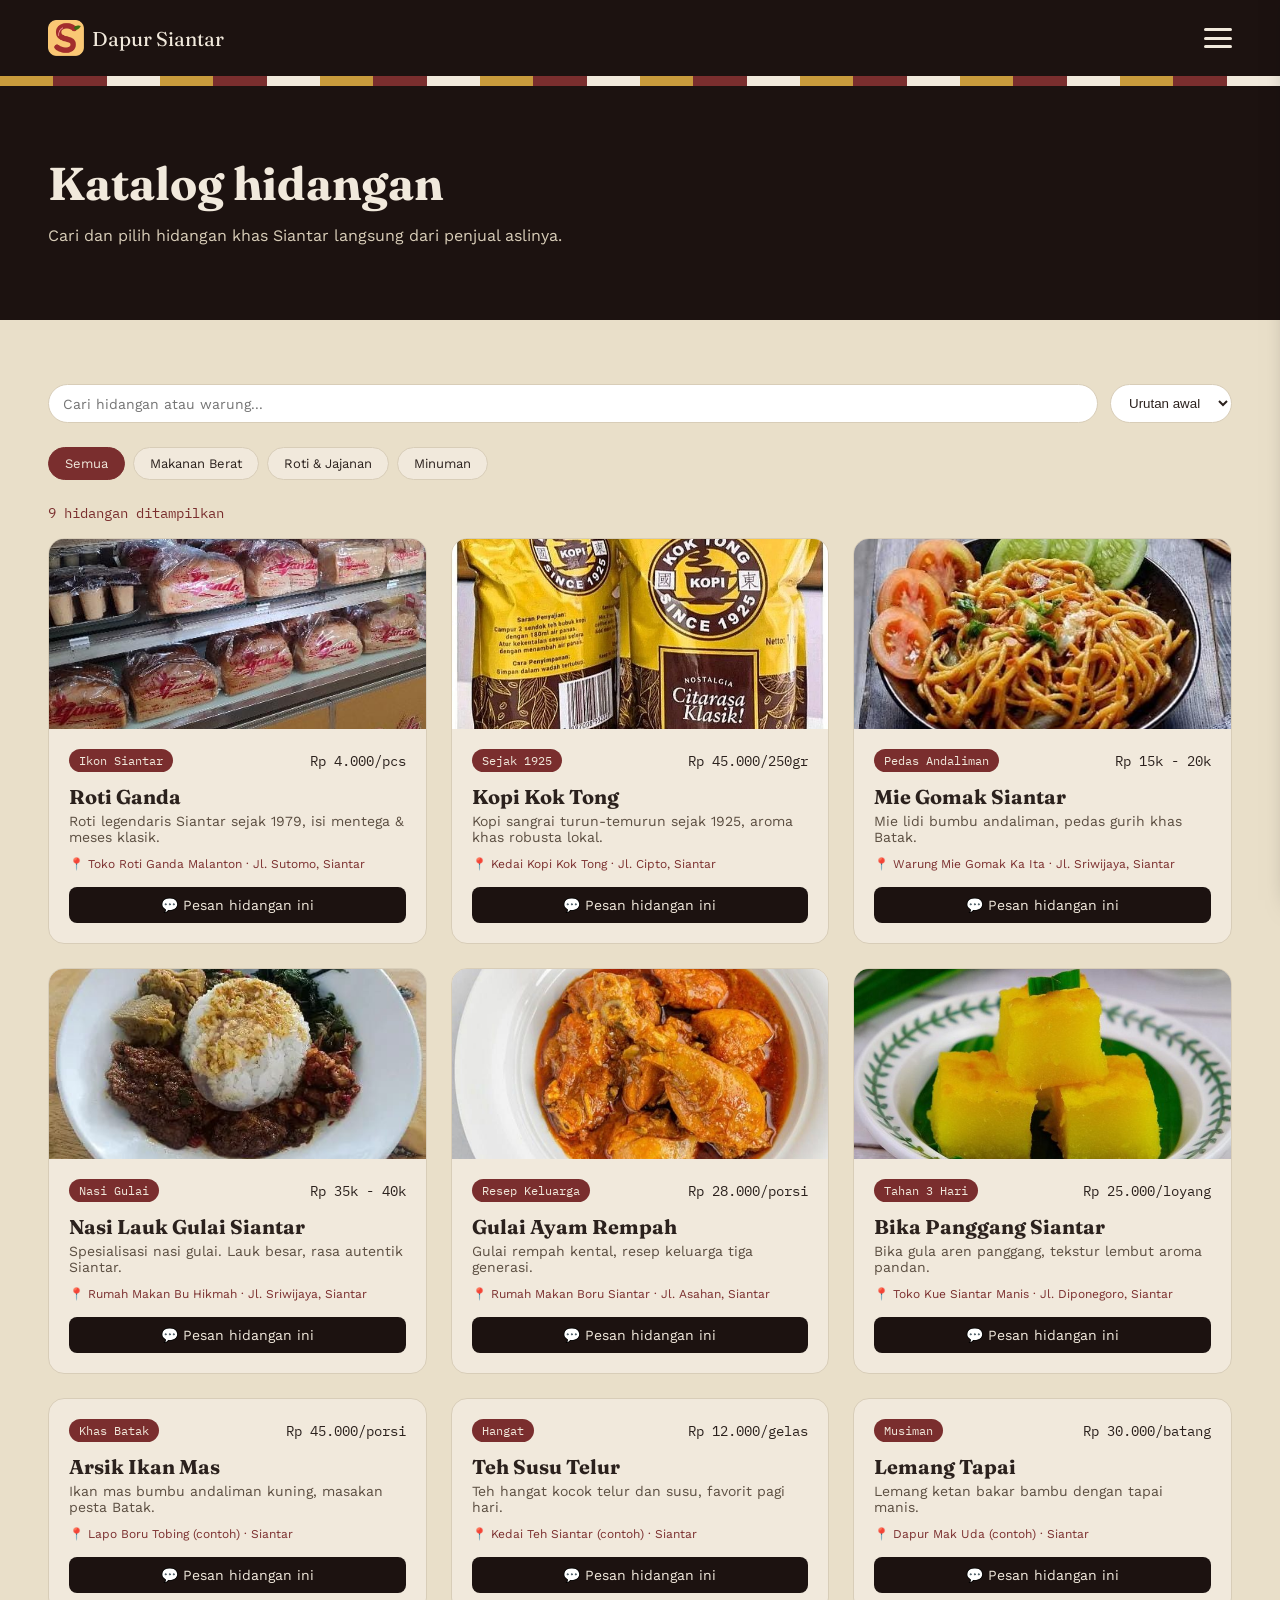
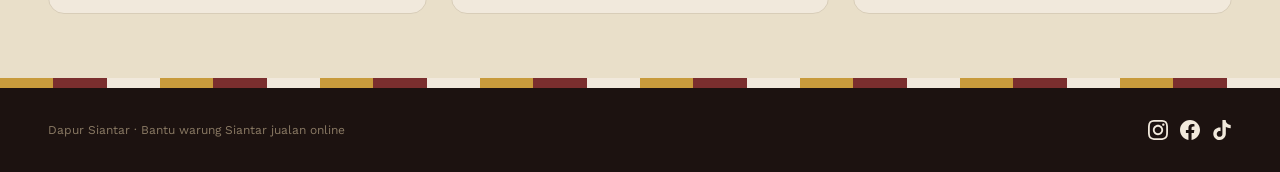
<file: katalog.html>
<!DOCTYPE html>
<html lang="id"><head><meta charset="UTF-8" /><meta name="viewport" content="width=device-width, initial-scale=1.0" />
<title>Katalog Hidangan — Dapur Siantar</title><link rel="icon" type="image/png" href="favicon.png" /><link rel="stylesheet" href="style.css" /></head><body>
<script>window.CONNECTOR_PHONE = "6283893870823";</script>
<header><a href="index.html" class="brand"><img src="logo.png" alt="Logo Dapur Siantar" /><span class="serif">Dapur Siantar</span></a>
<button class="hamburger-btn" onclick="toggleMenu()" aria-label="Buka menu"><span></span><span></span><span></span></button></header>
<div class="nav-drawer-overlay" id="nav-overlay" onclick="toggleMenu()"></div>
<div class="nav-drawer" id="nav-drawer"><a href="index.html" class="nav-link">Beranda</a><a href="katalog.html" class="nav-link current">Katalog Hidangan</a><a href="untuk-penjual.html" class="nav-link">Untuk Penjual</a><a href="tentang.html" class="nav-link">Tentang & FAQ</a><a href="tim.html" target="_blank" rel="noopener" class="nav-link">Tim Kami ↗</a><a href="galeri.html" target="_blank" rel="noopener" class="nav-link">Galeri ↗</a><a href="katalog.html" class="btn-pill mono">Lihat Katalog →</a></div>
<div class="weave" id="weave1"></div>
<div class="page-hero"><h1 class="serif">Katalog hidangan</h1><p>Cari dan pilih hidangan khas Siantar langsung dari penjual aslinya.</p></div>
<section class="katalog-section"><div class="toolbar"><input id="search-input" type="search" placeholder="Cari hidangan atau warung..." oninput="renderCatalog()" aria-label="Cari hidangan" />
<select id="sort-select" onchange="renderCatalog()" aria-label="Urutkan"><option value="default">Urutan awal</option><option value="az">Nama A–Z</option></select></div>
<div class="chips"><button class="chip active" onclick="setCat('Semua',this)">Semua</button><button class="chip" onclick="setCat('Makanan Berat',this)">Makanan Berat</button><button class="chip" onclick="setCat('Roti & Jajanan',this)">Roti &amp; Jajanan</button><button class="chip" onclick="setCat('Minuman',this)">Minuman</button></div>
<p class="katalog-count mono" id="katalog-count" style="margin-bottom:16px"></p><div class="card-grid" id="card-grid"></div></section>
<div class="weave" id="weave4"></div><!-- Footer dengan ID untuk scroll target -->
<footer id="medsos-footer">
  <span>Dapur Siantar &middot; Bantu warung Siantar jualan online</span>
  <div class="social-links">
    <!-- Instagram -->
    <a href="Belum_Tersedia" target="_blank" rel="noopener noreferrer" class="social-icon" title="Instagram">
      <svg viewBox="0 0 24 24"><path d="M12 2.163c3.204 0 3.584.012 4.85.07 3.252.148 4.771 1.691 4.919 4.919.058 1.265.069 1.645.069 4.849 0 3.205-.012 3.584-.069 4.849-.149 3.225-1.664 4.771-4.919 4.919-1.266.058-1.644.07-4.85.07-3.204 0-3.584-.012-4.849-.07-3.26-.149-4.771-1.699-4.919-4.92-.058-1.265-.07-1.644-.07-4.849 0-3.204.013-3.583.07-4.849.149-3.227 1.664-4.771 4.919-4.919 1.266-.057 1.645-.069 4.849-.069zm0-2.163c-3.259 0-3.667.014-4.947.072-4.358.2-6.78 2.618-6.98 6.98-.059 1.281-.073 1.689-.073 4.948 0 3.259.014 3.668.072 4.948.2 4.358 2.618 6.78 6.98 6.98 1.281.058 1.689.072 4.948.072 3.259 0 3.668-.014 4.948-.072 4.354-.2 6.782-2.618 6.979-6.98.059-1.28.073-1.689.073-4.948 0-3.259-.014-3.667-.072-4.947-.196-4.354-2.617-6.78-6.979-6.98-1.281-.059-1.69-.073-4.949-.073zm0 5.838c-3.403 0-6.162 2.759-6.162 6.162s2.759 6.163 6.162 6.163 6.162-2.759 6.162-6.163c0-3.403-2.759-6.162-6.162-6.162zm0 10.162c-2.209 0-4-1.79-4-4 0-2.209 1.791-4 4-4s4 1.791 4 4c0 2.21-1.791 4-4 4zm6.406-11.845c-.796 0-1.441.645-1.441 1.44s.645 1.44 1.441 1.44c.795 0 1.439-.645 1.439-1.44s-.644-1.44-1.439-1.44z"/></svg>
    </a>
    <!-- Facebook -->
    <a href="Belum_Tersedia" target="_blank" rel="noopener noreferrer" class="social-icon" title="Facebook">
      <svg viewBox="0 0 24 24"><path d="M24 12.073c0-6.627-5.373-12-12-12s-12 5.373-12 12c0 5.99 4.388 10.954 10.125 11.854v-8.385H7.078v-3.47h3.047V9.43c0-3.007 1.792-4.669 4.533-4.669 1.312 0 2.686.235 2.686.235v2.953H15.83c-1.491 0-1.956.925-1.956 1.874v2.25h3.328l-.532 3.47h-2.796v8.385C19.612 23.027 24 18.062 24 12.073z"/></svg>
    </a>
    <!-- TikTok -->
    <a href="Belum_Tersedia" target="_blank" rel="noopener noreferrer" class="social-icon" title="TikTok">
      <svg viewBox="0 0 24 24"><path d="M12.525.02c1.31-.02 2.61-.01 3.91-.02.08 1.53.63 3.09 1.75 4.17 1.12 1.11 2.7 1.62 4.24 1.79v4.03c-1.44-.05-2.89-.35-4.2-.97-.57-.26-1.1-.59-1.62-.93-.01 2.92.01 5.84-.02 8.75-.08 1.4-.54 2.79-1.35 3.94-1.31 1.92-3.58 3.17-5.91 3.21-1.43.08-2.86-.31-4.08-1.03-2.02-1.19-3.44-3.37-3.65-5.71-.02-.5-.03-1-.01-1.49.18-1.9 1.12-3.72 2.58-4.96 1.66-1.44 3.98-2.13 6.15-1.72.02 1.48-.04 2.96-.04 4.44-.99-.32-2.15-.23-3.02.37-.63.41-1.11 1.04-1.36 1.75-.21.51-.15 1.07-.14 1.61.24 1.64 1.82 3.02 3.5 2.87 1.12-.01 2.19-.66 2.77-1.61.19-.33.4-.67.41-1.06.1-1.79.06-3.57.07-5.36.01-4.03-.01-8.05.02-12.07z"/></svg>
    </a>
  </div>
</footer>
<!-- ORDER MODAL -->
<div class="overlay" id="order-overlay" onclick="if(event.target===this) closeOrderModal(false)">
  <div class="modal" onclick="event.stopPropagation()">
    <div class="modal-head">
      <div>
        <p class="modal-eyebrow mono">Pesan hidangan</p>
        <h3 class="modal-title serif" id="order-product-name"></h3>
        <p class="modal-sub" id="order-product-seller"></p>
      </div>
      <button class="close-btn" onclick="closeOrderModal(false)">✕</button>
    </div>
    <form id="order-form" onsubmit="submitOrder(event)">
      <div class="field">
        <label class="mono">Nama</label>
        <input type="text" id="order-name" placeholder="Nama Anda" />
      </div>
      <div class="field">
        <label class="mono">Nomor WhatsApp</label>
        <input type="tel" id="order-phone" placeholder="08xxxxxxxxxx" />
      </div>
      <div class="field">
        <label class="mono">Jumlah</label>
        <input type="number" id="order-qty" min="1" value="1" />
      </div>
      <div class="field">
        <label class="mono">Catatan (opsional)</label>
        <textarea id="order-note" rows="2" placeholder="Contoh: tidak pakai pedas"></textarea>
      </div>
      <p class="error-text" id="order-error" style="display:none;"></p>
      <button type="submit" class="submit-btn" id="order-submit-btn"> Lanjut ke WhatsApp</button>
      <p class="modal-note">Anda akan diarahkan ke WhatsApp untuk mengirim pesanan ini ke tim penghubung Dapur Siantar.</p>
    </form>
  </div>
</div>

<!-- SELLER MODAL -->
<div class="overlay" id="seller-overlay" onclick="if(event.target===this) closeSellerModal(false)">
  <div class="modal" onclick="event.stopPropagation()">
    <div class="modal-head">
      <div>
        <p class="modal-eyebrow mono">Daftar mitra</p>
        <h3 class="modal-title serif">Gabung jadi penjual</h3>
      </div>
      <button class="close-btn" onclick="closeSellerModal(false)">✕</button>
    </div>
    <form id="seller-form" onsubmit="submitSeller(event)">
      <div class="field">
        <label class="mono">Nama warung/kedai</label>
        <input type="text" id="seller-shop" placeholder="Contoh: Warung Mie Gomak Bu Rina" />
      </div>
      <div class="field">
        <label class="mono">Nama pemilik</label>
        <input type="text" id="seller-owner" placeholder="Nama Anda" />
      </div>
      <div class="field">
        <label class="mono">Nomor WhatsApp</label>
        <input type="tel" id="seller-phone" placeholder="08xxxxxxxxxx" />
      </div>
      <div class="field">
        <label class="mono">Menu andalan</label>
        <input type="text" id="seller-menu" placeholder="Contoh: Roti Ganda, Gulai Ayam" />
      </div>
      <p class="error-text" id="seller-error" style="display:none;"></p>
      <button type="submit" class="submit-btn" id="seller-submit-btn"> Kirim pendaftaran</button>
      <p class="modal-note">Kami akan menghubungi Anda lewat WhatsApp untuk atur menu dan mulai terima pesanan.</p>
    </form>
  </div>
</div>

<div class="toast" id="toast">
  <span>✅</span><span id="toast-text"></span>
</div>
<div class="toast" id="toast"><span>✅</span><span id="toast-text"></span></div>
<script src="script.js"></script>
</body></html>
</file>
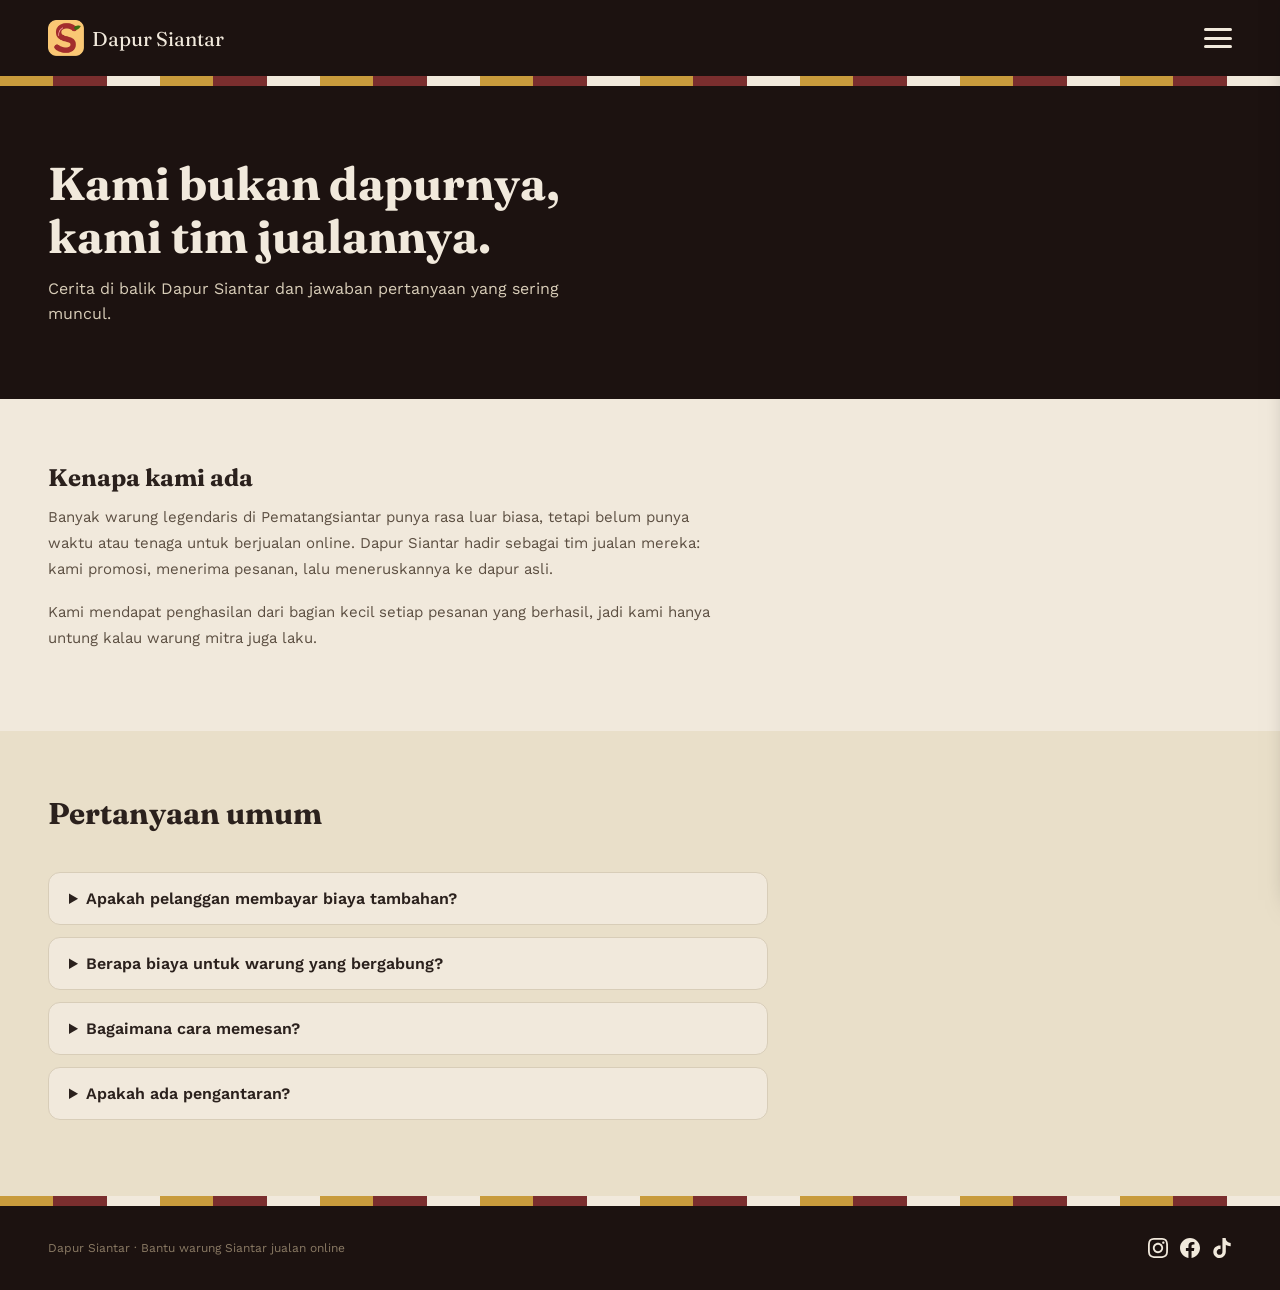
<file: tentang.html>
<!DOCTYPE html>
<html lang="id"><head><meta charset="UTF-8" /><meta name="viewport" content="width=device-width, initial-scale=1.0" />
<title>Tentang & FAQ — Dapur Siantar</title><link rel="icon" type="image/png" href="favicon.png" /><link rel="stylesheet" href="style.css" /></head><body>
<script>window.CONNECTOR_PHONE = "6283893870823";</script>
<header><a href="index.html" class="brand"><img src="logo.png" alt="Logo Dapur Siantar" /><span class="serif">Dapur Siantar</span></a>
<button class="hamburger-btn" onclick="toggleMenu()" aria-label="Buka menu"><span></span><span></span><span></span></button></header>
<div class="nav-drawer-overlay" id="nav-overlay" onclick="toggleMenu()"></div>
<div class="nav-drawer" id="nav-drawer"><a href="index.html" class="nav-link">Beranda</a><a href="katalog.html" class="nav-link">Katalog Hidangan</a><a href="untuk-penjual.html" class="nav-link">Untuk Penjual</a><a href="tentang.html" class="nav-link current">Tentang & FAQ</a><a href="tim.html" target="_blank" rel="noopener" class="nav-link">Tim Kami ↗</a><a href="galeri.html" target="_blank" rel="noopener" class="nav-link">Galeri ↗</a><a href="katalog.html" class="btn-pill mono">Lihat Katalog →</a></div>
<div class="weave" id="weave1"></div>
<div class="page-hero"><h1 class="serif">Kami bukan dapurnya,<br />kami tim jualannya.</h1><p>Cerita di balik Dapur Siantar dan jawaban pertanyaan yang sering muncul.</p></div>
<section><div class="story"><h2 class="serif">Kenapa kami ada</h2><p>Banyak warung legendaris di Pematangsiantar punya rasa luar biasa, tetapi belum punya waktu atau tenaga untuk berjualan online. Dapur Siantar hadir sebagai tim jualan mereka: kami promosi, menerima pesanan, lalu meneruskannya ke dapur asli.</p><p>Kami mendapat penghasilan dari bagian kecil setiap pesanan yang berhasil, jadi kami hanya untung kalau warung mitra juga laku.</p></div></section>
<section class="faq-wrap"><h2 class="section-title serif">Pertanyaan umum</h2>
<details><summary>Apakah pelanggan membayar biaya tambahan?</summary><p>Harga mengikuti harga warung. Rincian pembayaran dikonfirmasi lewat WhatsApp sebelum pesanan diproses.</p></details>
<details><summary>Berapa biaya untuk warung yang bergabung?</summary><p>Tidak ada biaya pendaftaran atau bulanan. Kami hanya mengambil bagian kecil dari pesanan yang berhasil.</p></details>
<details><summary>Bagaimana cara memesan?</summary><p>Pilih hidangan di katalog, isi formulir singkat, lalu lanjutkan ke WhatsApp untuk konfirmasi.</p></details>
<details><summary>Apakah ada pengantaran?</summary><p>Pengantaran diatur bersama penjual saat konfirmasi pesanan lewat WhatsApp.</p></details></section>
<div class="weave" id="weave2"></div><!-- Footer dengan ID untuk scroll target -->
<footer id="medsos-footer">
  <span>Dapur Siantar &middot; Bantu warung Siantar jualan online</span>
  <div class="social-links">
    <!-- Instagram -->
    <a href="Belum_Tersedia" target="_blank" rel="noopener noreferrer" class="social-icon" title="Instagram">
      <svg viewBox="0 0 24 24"><path d="M12 2.163c3.204 0 3.584.012 4.85.07 3.252.148 4.771 1.691 4.919 4.919.058 1.265.069 1.645.069 4.849 0 3.205-.012 3.584-.069 4.849-.149 3.225-1.664 4.771-4.919 4.919-1.266.058-1.644.07-4.85.07-3.204 0-3.584-.012-4.849-.07-3.26-.149-4.771-1.699-4.919-4.92-.058-1.265-.07-1.644-.07-4.849 0-3.204.013-3.583.07-4.849.149-3.227 1.664-4.771 4.919-4.919 1.266-.057 1.645-.069 4.849-.069zm0-2.163c-3.259 0-3.667.014-4.947.072-4.358.2-6.78 2.618-6.98 6.98-.059 1.281-.073 1.689-.073 4.948 0 3.259.014 3.668.072 4.948.2 4.358 2.618 6.78 6.98 6.98 1.281.058 1.689.072 4.948.072 3.259 0 3.668-.014 4.948-.072 4.354-.2 6.782-2.618 6.979-6.98.059-1.28.073-1.689.073-4.948 0-3.259-.014-3.667-.072-4.947-.196-4.354-2.617-6.78-6.979-6.98-1.281-.059-1.69-.073-4.949-.073zm0 5.838c-3.403 0-6.162 2.759-6.162 6.162s2.759 6.163 6.162 6.163 6.162-2.759 6.162-6.163c0-3.403-2.759-6.162-6.162-6.162zm0 10.162c-2.209 0-4-1.79-4-4 0-2.209 1.791-4 4-4s4 1.791 4 4c0 2.21-1.791 4-4 4zm6.406-11.845c-.796 0-1.441.645-1.441 1.44s.645 1.44 1.441 1.44c.795 0 1.439-.645 1.439-1.44s-.644-1.44-1.439-1.44z"/></svg>
    </a>
    <!-- Facebook -->
    <a href="Belum_Tersedia" target="_blank" rel="noopener noreferrer" class="social-icon" title="Facebook">
      <svg viewBox="0 0 24 24"><path d="M24 12.073c0-6.627-5.373-12-12-12s-12 5.373-12 12c0 5.99 4.388 10.954 10.125 11.854v-8.385H7.078v-3.47h3.047V9.43c0-3.007 1.792-4.669 4.533-4.669 1.312 0 2.686.235 2.686.235v2.953H15.83c-1.491 0-1.956.925-1.956 1.874v2.25h3.328l-.532 3.47h-2.796v8.385C19.612 23.027 24 18.062 24 12.073z"/></svg>
    </a>
    <!-- TikTok -->
    <a href="Belum_Tersedia" target="_blank" rel="noopener noreferrer" class="social-icon" title="TikTok">
      <svg viewBox="0 0 24 24"><path d="M12.525.02c1.31-.02 2.61-.01 3.91-.02.08 1.53.63 3.09 1.75 4.17 1.12 1.11 2.7 1.62 4.24 1.79v4.03c-1.44-.05-2.89-.35-4.2-.97-.57-.26-1.1-.59-1.62-.93-.01 2.92.01 5.84-.02 8.75-.08 1.4-.54 2.79-1.35 3.94-1.31 1.92-3.58 3.17-5.91 3.21-1.43.08-2.86-.31-4.08-1.03-2.02-1.19-3.44-3.37-3.65-5.71-.02-.5-.03-1-.01-1.49.18-1.9 1.12-3.72 2.58-4.96 1.66-1.44 3.98-2.13 6.15-1.72.02 1.48-.04 2.96-.04 4.44-.99-.32-2.15-.23-3.02.37-.63.41-1.11 1.04-1.36 1.75-.21.51-.15 1.07-.14 1.61.24 1.64 1.82 3.02 3.5 2.87 1.12-.01 2.19-.66 2.77-1.61.19-.33.4-.67.41-1.06.1-1.79.06-3.57.07-5.36.01-4.03-.01-8.05.02-12.07z"/></svg>
    </a>
  </div>
</footer>
<!-- ORDER MODAL -->
<div class="overlay" id="order-overlay" onclick="if(event.target===this) closeOrderModal(false)">
  <div class="modal" onclick="event.stopPropagation()">
    <div class="modal-head">
      <div>
        <p class="modal-eyebrow mono">Pesan hidangan</p>
        <h3 class="modal-title serif" id="order-product-name"></h3>
        <p class="modal-sub" id="order-product-seller"></p>
      </div>
      <button class="close-btn" onclick="closeOrderModal(false)">✕</button>
    </div>
    <form id="order-form" onsubmit="submitOrder(event)">
      <div class="field">
        <label class="mono">Nama</label>
        <input type="text" id="order-name" placeholder="Nama Anda" />
      </div>
      <div class="field">
        <label class="mono">Nomor WhatsApp</label>
        <input type="tel" id="order-phone" placeholder="08xxxxxxxxxx" />
      </div>
      <div class="field">
        <label class="mono">Jumlah</label>
        <input type="number" id="order-qty" min="1" value="1" />
      </div>
      <div class="field">
        <label class="mono">Catatan (opsional)</label>
        <textarea id="order-note" rows="2" placeholder="Contoh: tidak pakai pedas"></textarea>
      </div>
      <p class="error-text" id="order-error" style="display:none;"></p>
      <button type="submit" class="submit-btn" id="order-submit-btn"> Lanjut ke WhatsApp</button>
      <p class="modal-note">Anda akan diarahkan ke WhatsApp untuk mengirim pesanan ini ke tim penghubung Dapur Siantar.</p>
    </form>
  </div>
</div>

<!-- SELLER MODAL -->
<div class="overlay" id="seller-overlay" onclick="if(event.target===this) closeSellerModal(false)">
  <div class="modal" onclick="event.stopPropagation()">
    <div class="modal-head">
      <div>
        <p class="modal-eyebrow mono">Daftar mitra</p>
        <h3 class="modal-title serif">Gabung jadi penjual</h3>
      </div>
      <button class="close-btn" onclick="closeSellerModal(false)">✕</button>
    </div>
    <form id="seller-form" onsubmit="submitSeller(event)">
      <div class="field">
        <label class="mono">Nama warung/kedai</label>
        <input type="text" id="seller-shop" placeholder="Contoh: Warung Mie Gomak Bu Rina" />
      </div>
      <div class="field">
        <label class="mono">Nama pemilik</label>
        <input type="text" id="seller-owner" placeholder="Nama Anda" />
      </div>
      <div class="field">
        <label class="mono">Nomor WhatsApp</label>
        <input type="tel" id="seller-phone" placeholder="08xxxxxxxxxx" />
      </div>
      <div class="field">
        <label class="mono">Menu andalan</label>
        <input type="text" id="seller-menu" placeholder="Contoh: Roti Ganda, Gulai Ayam" />
      </div>
      <p class="error-text" id="seller-error" style="display:none;"></p>
      <button type="submit" class="submit-btn" id="seller-submit-btn"> Kirim pendaftaran</button>
      <p class="modal-note">Kami akan menghubungi Anda lewat WhatsApp untuk atur menu dan mulai terima pesanan.</p>
    </form>
  </div>
</div>

<div class="toast" id="toast">
  <span>✅</span><span id="toast-text"></span>
</div>
<div class="toast" id="toast"><span>✅</span><span id="toast-text"></span></div>
<script src="script.js"></script>
</body></html>
</file>
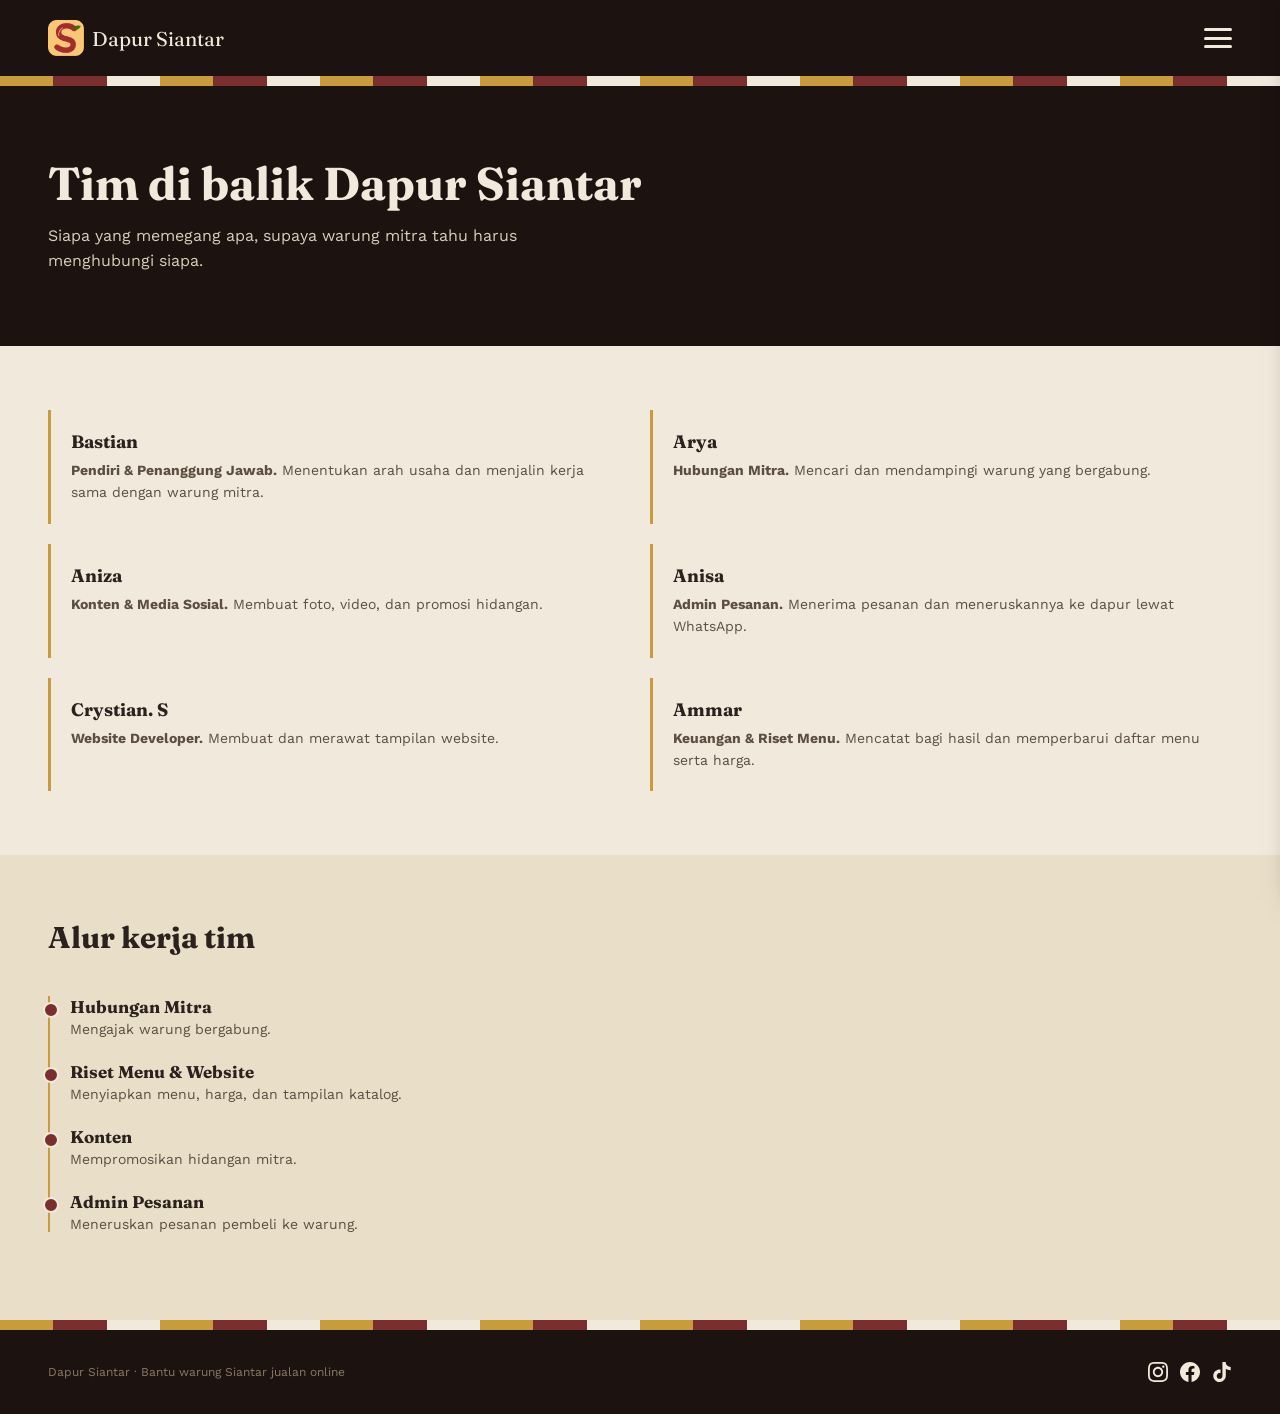
<file: tim.html>
<!DOCTYPE html>
<html lang="id"><head><meta charset="UTF-8" /><meta name="viewport" content="width=device-width, initial-scale=1.0" />
<title>Tim Kami — Dapur Siantar</title><link rel="icon" type="image/png" href="favicon.png" /><link rel="stylesheet" href="style.css" /></head><body>
<script>window.CONNECTOR_PHONE = "6283893870823";</script>
<header><a href="index.html" class="brand"><img src="logo.png" alt="Logo Dapur Siantar" /><span class="serif">Dapur Siantar</span></a>
<button class="hamburger-btn" onclick="toggleMenu()" aria-label="Buka menu"><span></span><span></span><span></span></button></header>
<div class="nav-drawer-overlay" id="nav-overlay" onclick="toggleMenu()"></div>
<div class="nav-drawer" id="nav-drawer"><a href="index.html" class="nav-link">Beranda</a><a href="katalog.html" class="nav-link">Katalog Hidangan</a><a href="untuk-penjual.html" class="nav-link">Untuk Penjual</a><a href="tentang.html" class="nav-link">Tentang & FAQ</a><a href="tim.html" target="_blank" rel="noopener" class="nav-link">Tim Kami ↗</a><a href="galeri.html" target="_blank" rel="noopener" class="nav-link">Galeri ↗</a><a href="katalog.html" class="btn-pill mono">Lihat Katalog →</a></div>
<div class="weave" id="weave1"></div>
<div class="page-hero"><h1 class="serif">Tim di balik Dapur Siantar</h1><p>Siapa yang memegang apa, supaya warung mitra tahu harus menghubungi siapa.</p></div>
<section><div class="why-grid">
<div class="why"><h3 class="serif">Bastian</h3><p><b>Pendiri &amp; Penanggung Jawab.</b> Menentukan arah usaha dan menjalin kerja sama dengan warung mitra.</p></div>
<div class="why"><h3 class="serif">Arya</h3><p><b>Hubungan Mitra.</b> Mencari dan mendampingi warung yang bergabung.</p></div>
<div class="why"><h3 class="serif">Aniza</h3><p><b>Konten &amp; Media Sosial.</b> Membuat foto, video, dan promosi hidangan.</p></div>
<div class="why"><h3 class="serif">Anisa</h3><p><b>Admin Pesanan.</b> Menerima pesanan dan meneruskannya ke dapur lewat WhatsApp.</p></div>
<div class="why"><h3 class="serif">Crystian. S</h3><p><b>Website Developer.</b> Membuat dan merawat tampilan website.</p></div>
<div class="why"><h3 class="serif">Ammar</h3><p><b>Keuangan &amp; Riset Menu.</b> Mencatat bagi hasil dan memperbarui daftar menu serta harga.</p></div></div></section>
<section class="faq-wrap"><h2 class="section-title serif">Alur kerja tim</h2><ol class="timeline"><li><h3 class="serif">Hubungan Mitra</h3><p>Mengajak warung bergabung.</p></li><li><h3 class="serif">Riset Menu &amp; Website</h3><p>Menyiapkan menu, harga, dan tampilan katalog.</p></li><li><h3 class="serif">Konten</h3><p>Mempromosikan hidangan mitra.</p></li><li><h3 class="serif">Admin Pesanan</h3><p>Meneruskan pesanan pembeli ke warung.</p></li></ol></section>
<div class="weave" id="weave2"></div><!-- Footer dengan ID untuk scroll target -->
<footer id="medsos-footer">
  <span>Dapur Siantar &middot; Bantu warung Siantar jualan online</span>
  <div class="social-links">
    <!-- Instagram -->
    <a href="Belum_Tersedia" target="_blank" rel="noopener noreferrer" class="social-icon" title="Instagram">
      <svg viewBox="0 0 24 24"><path d="M12 2.163c3.204 0 3.584.012 4.85.07 3.252.148 4.771 1.691 4.919 4.919.058 1.265.069 1.645.069 4.849 0 3.205-.012 3.584-.069 4.849-.149 3.225-1.664 4.771-4.919 4.919-1.266.058-1.644.07-4.85.07-3.204 0-3.584-.012-4.849-.07-3.26-.149-4.771-1.699-4.919-4.92-.058-1.265-.07-1.644-.07-4.849 0-3.204.013-3.583.07-4.849.149-3.227 1.664-4.771 4.919-4.919 1.266-.057 1.645-.069 4.849-.069zm0-2.163c-3.259 0-3.667.014-4.947.072-4.358.2-6.78 2.618-6.98 6.98-.059 1.281-.073 1.689-.073 4.948 0 3.259.014 3.668.072 4.948.2 4.358 2.618 6.78 6.98 6.98 1.281.058 1.689.072 4.948.072 3.259 0 3.668-.014 4.948-.072 4.354-.2 6.782-2.618 6.979-6.98.059-1.28.073-1.689.073-4.948 0-3.259-.014-3.667-.072-4.947-.196-4.354-2.617-6.78-6.979-6.98-1.281-.059-1.69-.073-4.949-.073zm0 5.838c-3.403 0-6.162 2.759-6.162 6.162s2.759 6.163 6.162 6.163 6.162-2.759 6.162-6.163c0-3.403-2.759-6.162-6.162-6.162zm0 10.162c-2.209 0-4-1.79-4-4 0-2.209 1.791-4 4-4s4 1.791 4 4c0 2.21-1.791 4-4 4zm6.406-11.845c-.796 0-1.441.645-1.441 1.44s.645 1.44 1.441 1.44c.795 0 1.439-.645 1.439-1.44s-.644-1.44-1.439-1.44z"/></svg>
    </a>
    <!-- Facebook -->
    <a href="Belum_Tersedia" target="_blank" rel="noopener noreferrer" class="social-icon" title="Facebook">
      <svg viewBox="0 0 24 24"><path d="M24 12.073c0-6.627-5.373-12-12-12s-12 5.373-12 12c0 5.99 4.388 10.954 10.125 11.854v-8.385H7.078v-3.47h3.047V9.43c0-3.007 1.792-4.669 4.533-4.669 1.312 0 2.686.235 2.686.235v2.953H15.83c-1.491 0-1.956.925-1.956 1.874v2.25h3.328l-.532 3.47h-2.796v8.385C19.612 23.027 24 18.062 24 12.073z"/></svg>
    </a>
    <!-- TikTok -->
    <a href="Belum_Tersedia" target="_blank" rel="noopener noreferrer" class="social-icon" title="TikTok">
      <svg viewBox="0 0 24 24"><path d="M12.525.02c1.31-.02 2.61-.01 3.91-.02.08 1.53.63 3.09 1.75 4.17 1.12 1.11 2.7 1.62 4.24 1.79v4.03c-1.44-.05-2.89-.35-4.2-.97-.57-.26-1.1-.59-1.62-.93-.01 2.92.01 5.84-.02 8.75-.08 1.4-.54 2.79-1.35 3.94-1.31 1.92-3.58 3.17-5.91 3.21-1.43.08-2.86-.31-4.08-1.03-2.02-1.19-3.44-3.37-3.65-5.71-.02-.5-.03-1-.01-1.49.18-1.9 1.12-3.72 2.58-4.96 1.66-1.44 3.98-2.13 6.15-1.72.02 1.48-.04 2.96-.04 4.44-.99-.32-2.15-.23-3.02.37-.63.41-1.11 1.04-1.36 1.75-.21.51-.15 1.07-.14 1.61.24 1.64 1.82 3.02 3.5 2.87 1.12-.01 2.19-.66 2.77-1.61.19-.33.4-.67.41-1.06.1-1.79.06-3.57.07-5.36.01-4.03-.01-8.05.02-12.07z"/></svg>
    </a>
  </div>
</footer>
<!-- ORDER MODAL -->
<div class="overlay" id="order-overlay" onclick="if(event.target===this) closeOrderModal(false)">
  <div class="modal" onclick="event.stopPropagation()">
    <div class="modal-head">
      <div>
        <p class="modal-eyebrow mono">Pesan hidangan</p>
        <h3 class="modal-title serif" id="order-product-name"></h3>
        <p class="modal-sub" id="order-product-seller"></p>
      </div>
      <button class="close-btn" onclick="closeOrderModal(false)">✕</button>
    </div>
    <form id="order-form" onsubmit="submitOrder(event)">
      <div class="field">
        <label class="mono">Nama</label>
        <input type="text" id="order-name" placeholder="Nama Anda" />
      </div>
      <div class="field">
        <label class="mono">Nomor WhatsApp</label>
        <input type="tel" id="order-phone" placeholder="08xxxxxxxxxx" />
      </div>
      <div class="field">
        <label class="mono">Jumlah</label>
        <input type="number" id="order-qty" min="1" value="1" />
      </div>
      <div class="field">
        <label class="mono">Catatan (opsional)</label>
        <textarea id="order-note" rows="2" placeholder="Contoh: tidak pakai pedas"></textarea>
      </div>
      <p class="error-text" id="order-error" style="display:none;"></p>
      <button type="submit" class="submit-btn" id="order-submit-btn"> Lanjut ke WhatsApp</button>
      <p class="modal-note">Anda akan diarahkan ke WhatsApp untuk mengirim pesanan ini ke tim penghubung Dapur Siantar.</p>
    </form>
  </div>
</div>

<!-- SELLER MODAL -->
<div class="overlay" id="seller-overlay" onclick="if(event.target===this) closeSellerModal(false)">
  <div class="modal" onclick="event.stopPropagation()">
    <div class="modal-head">
      <div>
        <p class="modal-eyebrow mono">Daftar mitra</p>
        <h3 class="modal-title serif">Gabung jadi penjual</h3>
      </div>
      <button class="close-btn" onclick="closeSellerModal(false)">✕</button>
    </div>
    <form id="seller-form" onsubmit="submitSeller(event)">
      <div class="field">
        <label class="mono">Nama warung/kedai</label>
        <input type="text" id="seller-shop" placeholder="Contoh: Warung Mie Gomak Bu Rina" />
      </div>
      <div class="field">
        <label class="mono">Nama pemilik</label>
        <input type="text" id="seller-owner" placeholder="Nama Anda" />
      </div>
      <div class="field">
        <label class="mono">Nomor WhatsApp</label>
        <input type="tel" id="seller-phone" placeholder="08xxxxxxxxxx" />
      </div>
      <div class="field">
        <label class="mono">Menu andalan</label>
        <input type="text" id="seller-menu" placeholder="Contoh: Roti Ganda, Gulai Ayam" />
      </div>
      <p class="error-text" id="seller-error" style="display:none;"></p>
      <button type="submit" class="submit-btn" id="seller-submit-btn"> Kirim pendaftaran</button>
      <p class="modal-note">Kami akan menghubungi Anda lewat WhatsApp untuk atur menu dan mulai terima pesanan.</p>
    </form>
  </div>
</div>

<div class="toast" id="toast">
  <span>✅</span><span id="toast-text"></span>
</div>
<div class="toast" id="toast"><span>✅</span><span id="toast-text"></span></div>
<script src="script.js"></script>
</body></html>
</file>
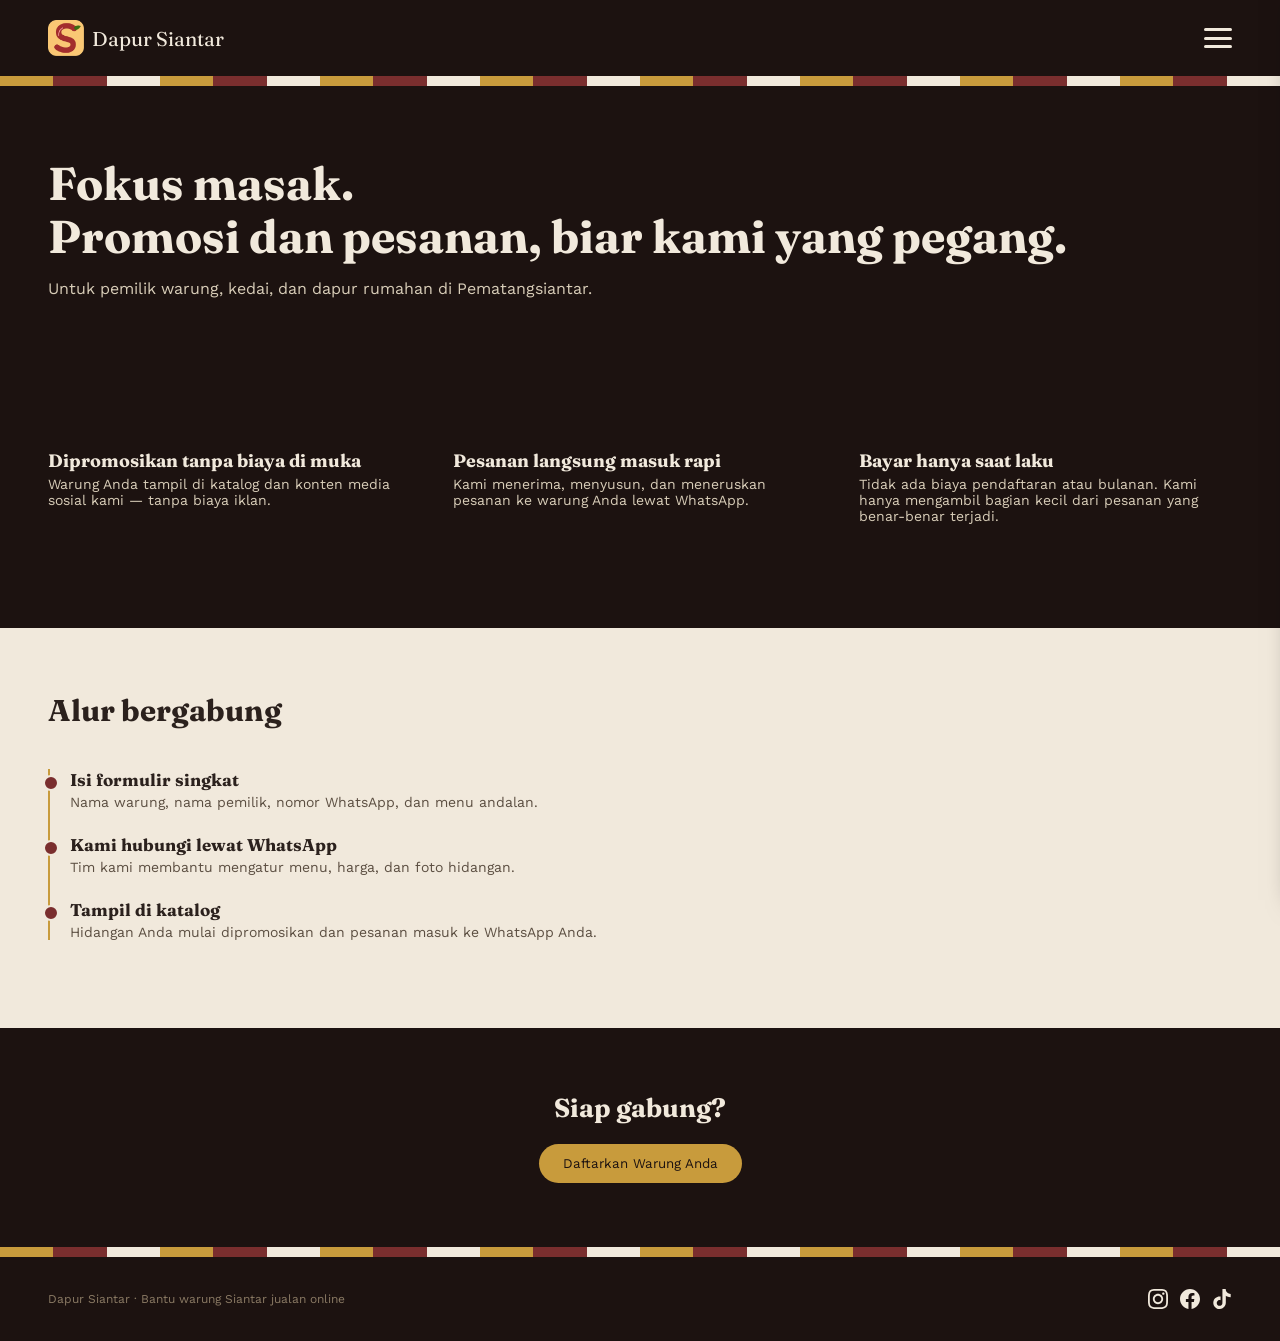
<file: untuk-penjual.html>
<!DOCTYPE html>
<html lang="id"><head><meta charset="UTF-8" /><meta name="viewport" content="width=device-width, initial-scale=1.0" />
<title>Untuk Penjual — Dapur Siantar</title><link rel="icon" type="image/png" href="favicon.png" /><link rel="stylesheet" href="style.css" /></head><body>
<script>window.CONNECTOR_PHONE = "6283893870823";</script>
<header><a href="index.html" class="brand"><img src="logo.png" alt="Logo Dapur Siantar" /><span class="serif">Dapur Siantar</span></a>
<button class="hamburger-btn" onclick="toggleMenu()" aria-label="Buka menu"><span></span><span></span><span></span></button></header>
<div class="nav-drawer-overlay" id="nav-overlay" onclick="toggleMenu()"></div>
<div class="nav-drawer" id="nav-drawer"><a href="index.html" class="nav-link">Beranda</a><a href="katalog.html" class="nav-link">Katalog Hidangan</a><a href="untuk-penjual.html" class="nav-link current">Untuk Penjual</a><a href="tentang.html" class="nav-link">Tentang & FAQ</a><a href="tim.html" target="_blank" rel="noopener" class="nav-link">Tim Kami ↗</a><a href="galeri.html" target="_blank" rel="noopener" class="nav-link">Galeri ↗</a><a href="katalog.html" class="btn-pill mono">Lihat Katalog →</a></div>
<div class="weave" id="weave1"></div>
<div class="page-hero"><h1 class="serif">Fokus masak.<br />Promosi dan pesanan, biar kami yang pegang.</h1><p>Untuk pemilik warung, kedai, dan dapur rumahan di Pematangsiantar.</p></div>
<section class="seller-section"><div class="seller-grid">
<div><h3 class="seller-card-title serif">Dipromosikan tanpa biaya di muka</h3><p class="seller-card-body">Warung Anda tampil di katalog dan konten media sosial kami — tanpa biaya iklan.</p></div>
<div><h3 class="seller-card-title serif">Pesanan langsung masuk rapi</h3><p class="seller-card-body">Kami menerima, menyusun, dan meneruskan pesanan ke warung Anda lewat WhatsApp.</p></div>
<div><h3 class="seller-card-title serif">Bayar hanya saat laku</h3><p class="seller-card-body">Tidak ada biaya pendaftaran atau bulanan. Kami hanya mengambil bagian kecil dari pesanan yang benar-benar terjadi.</p></div></div></section>
<section><h2 class="section-title serif">Alur bergabung</h2><ol class="timeline">
<li><h3 class="serif">Isi formulir singkat</h3><p>Nama warung, nama pemilik, nomor WhatsApp, dan menu andalan.</p></li>
<li><h3 class="serif">Kami hubungi lewat WhatsApp</h3><p>Tim kami membantu mengatur menu, harga, dan foto hidangan.</p></li>
<li><h3 class="serif">Tampil di katalog</h3><p>Hidangan Anda mulai dipromosikan dan pesanan masuk ke WhatsApp Anda.</p></li></ol></section>
<section class="seller-section" style="text-align:center"><h2 class="serif" style="font-size:26px;margin:0 0 20px">Siap gabung?</h2><button class="btn-gold" onclick="openSellerModal()">Daftarkan Warung Anda</button></section>
<div class="weave" id="weave2"></div><!-- Footer dengan ID untuk scroll target -->
<footer id="medsos-footer">
  <span>Dapur Siantar &middot; Bantu warung Siantar jualan online</span>
  <div class="social-links">
    <!-- Instagram -->
    <a href="Belum_Tersedia" target="_blank" rel="noopener noreferrer" class="social-icon" title="Instagram">
      <svg viewBox="0 0 24 24"><path d="M12 2.163c3.204 0 3.584.012 4.85.07 3.252.148 4.771 1.691 4.919 4.919.058 1.265.069 1.645.069 4.849 0 3.205-.012 3.584-.069 4.849-.149 3.225-1.664 4.771-4.919 4.919-1.266.058-1.644.07-4.85.07-3.204 0-3.584-.012-4.849-.07-3.26-.149-4.771-1.699-4.919-4.92-.058-1.265-.07-1.644-.07-4.849 0-3.204.013-3.583.07-4.849.149-3.227 1.664-4.771 4.919-4.919 1.266-.057 1.645-.069 4.849-.069zm0-2.163c-3.259 0-3.667.014-4.947.072-4.358.2-6.78 2.618-6.98 6.98-.059 1.281-.073 1.689-.073 4.948 0 3.259.014 3.668.072 4.948.2 4.358 2.618 6.78 6.98 6.98 1.281.058 1.689.072 4.948.072 3.259 0 3.668-.014 4.948-.072 4.354-.2 6.782-2.618 6.979-6.98.059-1.28.073-1.689.073-4.948 0-3.259-.014-3.667-.072-4.947-.196-4.354-2.617-6.78-6.979-6.98-1.281-.059-1.69-.073-4.949-.073zm0 5.838c-3.403 0-6.162 2.759-6.162 6.162s2.759 6.163 6.162 6.163 6.162-2.759 6.162-6.163c0-3.403-2.759-6.162-6.162-6.162zm0 10.162c-2.209 0-4-1.79-4-4 0-2.209 1.791-4 4-4s4 1.791 4 4c0 2.21-1.791 4-4 4zm6.406-11.845c-.796 0-1.441.645-1.441 1.44s.645 1.44 1.441 1.44c.795 0 1.439-.645 1.439-1.44s-.644-1.44-1.439-1.44z"/></svg>
    </a>
    <!-- Facebook -->
    <a href="Belum_Tersedia" target="_blank" rel="noopener noreferrer" class="social-icon" title="Facebook">
      <svg viewBox="0 0 24 24"><path d="M24 12.073c0-6.627-5.373-12-12-12s-12 5.373-12 12c0 5.99 4.388 10.954 10.125 11.854v-8.385H7.078v-3.47h3.047V9.43c0-3.007 1.792-4.669 4.533-4.669 1.312 0 2.686.235 2.686.235v2.953H15.83c-1.491 0-1.956.925-1.956 1.874v2.25h3.328l-.532 3.47h-2.796v8.385C19.612 23.027 24 18.062 24 12.073z"/></svg>
    </a>
    <!-- TikTok -->
    <a href="Belum_Tersedia" target="_blank" rel="noopener noreferrer" class="social-icon" title="TikTok">
      <svg viewBox="0 0 24 24"><path d="M12.525.02c1.31-.02 2.61-.01 3.91-.02.08 1.53.63 3.09 1.75 4.17 1.12 1.11 2.7 1.62 4.24 1.79v4.03c-1.44-.05-2.89-.35-4.2-.97-.57-.26-1.1-.59-1.62-.93-.01 2.92.01 5.84-.02 8.75-.08 1.4-.54 2.79-1.35 3.94-1.31 1.92-3.58 3.17-5.91 3.21-1.43.08-2.86-.31-4.08-1.03-2.02-1.19-3.44-3.37-3.65-5.71-.02-.5-.03-1-.01-1.49.18-1.9 1.12-3.72 2.58-4.96 1.66-1.44 3.98-2.13 6.15-1.72.02 1.48-.04 2.96-.04 4.44-.99-.32-2.15-.23-3.02.37-.63.41-1.11 1.04-1.36 1.75-.21.51-.15 1.07-.14 1.61.24 1.64 1.82 3.02 3.5 2.87 1.12-.01 2.19-.66 2.77-1.61.19-.33.4-.67.41-1.06.1-1.79.06-3.57.07-5.36.01-4.03-.01-8.05.02-12.07z"/></svg>
    </a>
  </div>
</footer>
<!-- ORDER MODAL -->
<div class="overlay" id="order-overlay" onclick="if(event.target===this) closeOrderModal(false)">
  <div class="modal" onclick="event.stopPropagation()">
    <div class="modal-head">
      <div>
        <p class="modal-eyebrow mono">Pesan hidangan</p>
        <h3 class="modal-title serif" id="order-product-name"></h3>
        <p class="modal-sub" id="order-product-seller"></p>
      </div>
      <button class="close-btn" onclick="closeOrderModal(false)">✕</button>
    </div>
    <form id="order-form" onsubmit="submitOrder(event)">
      <div class="field">
        <label class="mono">Nama</label>
        <input type="text" id="order-name" placeholder="Nama Anda" />
      </div>
      <div class="field">
        <label class="mono">Nomor WhatsApp</label>
        <input type="tel" id="order-phone" placeholder="08xxxxxxxxxx" />
      </div>
      <div class="field">
        <label class="mono">Jumlah</label>
        <input type="number" id="order-qty" min="1" value="1" />
      </div>
      <div class="field">
        <label class="mono">Catatan (opsional)</label>
        <textarea id="order-note" rows="2" placeholder="Contoh: tidak pakai pedas"></textarea>
      </div>
      <p class="error-text" id="order-error" style="display:none;"></p>
      <button type="submit" class="submit-btn" id="order-submit-btn"> Lanjut ke WhatsApp</button>
      <p class="modal-note">Anda akan diarahkan ke WhatsApp untuk mengirim pesanan ini ke tim penghubung Dapur Siantar.</p>
    </form>
  </div>
</div>

<!-- SELLER MODAL -->
<div class="overlay" id="seller-overlay" onclick="if(event.target===this) closeSellerModal(false)">
  <div class="modal" onclick="event.stopPropagation()">
    <div class="modal-head">
      <div>
        <p class="modal-eyebrow mono">Daftar mitra</p>
        <h3 class="modal-title serif">Gabung jadi penjual</h3>
      </div>
      <button class="close-btn" onclick="closeSellerModal(false)">✕</button>
    </div>
    <form id="seller-form" onsubmit="submitSeller(event)">
      <div class="field">
        <label class="mono">Nama warung/kedai</label>
        <input type="text" id="seller-shop" placeholder="Contoh: Warung Mie Gomak Bu Rina" />
      </div>
      <div class="field">
        <label class="mono">Nama pemilik</label>
        <input type="text" id="seller-owner" placeholder="Nama Anda" />
      </div>
      <div class="field">
        <label class="mono">Nomor WhatsApp</label>
        <input type="tel" id="seller-phone" placeholder="08xxxxxxxxxx" />
      </div>
      <div class="field">
        <label class="mono">Menu andalan</label>
        <input type="text" id="seller-menu" placeholder="Contoh: Roti Ganda, Gulai Ayam" />
      </div>
      <p class="error-text" id="seller-error" style="display:none;"></p>
      <button type="submit" class="submit-btn" id="seller-submit-btn"> Kirim pendaftaran</button>
      <p class="modal-note">Kami akan menghubungi Anda lewat WhatsApp untuk atur menu dan mulai terima pesanan.</p>
    </form>
  </div>
</div>

<div class="toast" id="toast">
  <span>✅</span><span id="toast-text"></span>
</div>
<div class="toast" id="toast"><span>✅</span><span id="toast-text"></span></div>
<script src="script.js"></script>
</body></html>
</file>
<file: style.css>
@import url('https://fonts.googleapis.com/css2?family=Fraunces:ital,opsz,wght@0,9..144,400;0,9..144,600;1,9..144,500&family=Work+Sans:wght@400;500;600&family=IBM+Plex+Mono:wght@500&display=swap');

:root{
  --bg-dark:#1C1210;
  --maroon:#7A2E2E;
  --gold:#C89B3C;
  --cream:#F1E9DC;
  --ink:#2B211D;
  --katalog-bg:#e9dfc9;
  --muted:#5c4f42;
  --muted-2:#8a7a64;
  --border:#d8cdb8;
}
*{box-sizing:border-box;}
html{scroll-behavior:smooth;}
body{margin:0;background:var(--cream);color:var(--ink);font-family:'Work Sans',sans-serif;}
.serif{font-family:'Fraunces',serif;}
.mono{font-family:'IBM Plex Mono',monospace;}
a{text-decoration:none;color:inherit;}
button{font-family:inherit;cursor:pointer;border:none;}
input,textarea{font-family:inherit;font-size:14px;}

/* Header & Nav Sticky */
header{
  display:flex;
  align-items:center;
  justify-content:space-between;
  padding:16px 24px;
  background:var(--bg-dark);
  position:sticky;
  top:0;
  z-index:100;
}
@media(min-width:640px){
  header{padding:20px 48px;}
}
.brand{display:flex;align-items:center;gap:8px;color:var(--cream);font-size:20px;}

/* Hamburger Button */
.hamburger-btn {
  display: flex;
  flex-direction: column;
  justify-content: space-between;
  width: 28px;
  height: 20px;
  background: transparent;
  padding: 0;
  z-index: 101;
  cursor: pointer;
}
.hamburger-btn span {
  width: 100%;
  height: 3px;
  background: var(--cream);
  border-radius: 2px;
  transition: all 0.3s ease;
}

/* Side Drawer Navigation */
.nav-drawer-overlay {
  position: fixed;
  inset: 0;
  background: rgba(0, 0, 0, 0.6);
  z-index: 998;
  opacity: 0;
  pointer-events: none;
  transition: opacity 0.3s ease;
}
.nav-drawer-overlay.active {
  opacity: 1;
  pointer-events: auto;
}

.nav-drawer {
  position: fixed;
  top: 0;
  right: -300px;
  width: 280px;
  height: 100%;
  background: var(--bg-dark);
  z-index: 999;
  padding: 80px 28px 32px;
  display: flex;
  flex-direction: column;
  gap: 20px;
  transition: right 0.3s ease;
  box-shadow: -5px 0 25px rgba(0,0,0,0.5);
  border-left: 1px solid rgba(200,155,60,0.2);
}
.nav-drawer.active {
  right: 0;
}

.nav-link{
  font-size: 16px;
  color: #d8cdb8;
  padding: 8px 0;
  border-bottom: 1px solid rgba(216,205,184,0.1);
  transition: color 0.2s;
}
.nav-link:hover { color: var(--gold); }

.btn-pill{
  font-size: 14px;
  padding: 12px 20px;
  border-radius: 999px;
  background: var(--gold);
  color: var(--bg-dark);
  text-align: center;
  margin-top: 10px;
  font-weight: 600;
}

/* Social Icons Styling untuk Footer */
.social-links {
  display: flex;
  align-items: center;
  gap: 12px;
}
.social-icon {
  color: var(--cream);
  display: flex;
  align-items: center;
  justify-content: center;
  transition: color 0.2s, transform 0.2s;
}
.social-icon:hover {
  color: var(--gold);
  transform: translateY(-2px);
}
.social-icon svg {
  width: 20px;
  height: 20px;
  fill: currentColor;
}

/* weave */
.weave{display:flex;width:100%;height:10px;}
.weave.flip{transform:scaleY(-1);}
.weave span{flex:1;height:100%;}

section{padding:64px 24px;}
@media(min-width:640px){ section{padding:64px 48px;} }

/* Hero */
.hero{background:var(--bg-dark);color:var(--cream);padding-top:64px;padding-bottom:64px;}
@media(min-width:640px){ .hero{padding-top:96px;padding-bottom:96px;} }
.hero-inner{max-width:720px;}
.eyebrow{font-size:12px;letter-spacing:.2em;text-transform:uppercase;color:var(--gold);margin-bottom:16px;}
.hero h1{font-size:36px;line-height:1.15;margin:0 0 24px;}
@media(min-width:640px){ .hero h1{font-size:56px;} }
.hero p.lead{font-size:16px;max-width:560px;color:#d8cdb8;line-height:1.6;}
@media(min-width:640px){ .hero p.lead{font-size:18px;} }
.hero-ctas{display:flex;flex-wrap:wrap;gap:12px;margin-top:32px;}
.btn-maroon{display:inline-flex;align-items:center;gap:8px;padding:12px 24px;border-radius:999px;background:var(--maroon);color:var(--cream);}
.btn-outline{display:inline-flex;align-items:center;gap:8px;padding:12px 24px;border-radius:999px;border:1px solid var(--gold);color:var(--cream);background:transparent;}

/* Cara kerja */
h2.section-title{font-size:26px;margin:0 0 40px;}
@media(min-width:640px){ h2.section-title{font-size:30px;} }
.steps-grid{display:grid;grid-template-columns:1fr;gap:32px;}
@media(min-width:640px){ .steps-grid{grid-template-columns:repeat(3,1fr);} }
.step-n{font-size:13px;color:var(--gold);margin:0;}
.step-title{font-size:18px;margin:8px 0 4px;}
.step-body{font-size:14px;color:var(--muted);margin:0;}

/* Untuk penjual */
.seller-section{background:var(--bg-dark);color:var(--cream);}
.seller-eyebrow{display:flex;align-items:center;gap:8px;margin-bottom:12px;}
.seller-eyebrow p{font-size:12px;letter-spacing:.2em;text-transform:uppercase;color:var(--gold);margin:0;}
.seller-heading{font-size:26px;max-width:520px;margin:0 0 40px;}
@media(min-width:640px){ .seller-heading{font-size:30px;} }
.seller-grid{display:grid;grid-template-columns:1fr;gap:32px;margin-bottom:40px;}
@media(min-width:640px){ .seller-grid{grid-template-columns:repeat(3,1fr);} }
.seller-card-title{font-size:18px;margin:12px 0 4px;}
.seller-card-body{font-size:14px;color:#d8cdb8;margin:0;}
.btn-gold{display:inline-flex;align-items:center;gap:8px;padding:12px 24px;border-radius:999px;background:var(--gold);color:var(--bg-dark);}

/* Katalog */
.katalog-section{background:var(--katalog-bg);}
.katalog-head{display:flex;align-items:baseline;justify-content:space-between;flex-wrap:wrap;gap:8px;margin-bottom:40px;}
.katalog-count{font-size:14px;color:var(--maroon);margin:0;}
.card-grid{display:grid;grid-template-columns:1fr;gap:24px;}
@media(min-width:640px){ .card-grid{grid-template-columns:repeat(2,1fr);} }
@media(min-width:1024px){ .card-grid{grid-template-columns:repeat(3,1fr);} }
.card{background:var(--cream);border:1px solid var(--border);border-radius:16px;overflow:hidden;display:flex;flex-direction:column;}
.card-top{padding:20px 20px 0;display:flex;align-items:center;justify-content:space-between;gap:12px;}
.tag{font-size:12px;padding:4px 10px;border-radius:999px;background:var(--maroon);color:var(--cream);white-space:nowrap;}
.price{font-size:14px;text-align:right;white-space:nowrap;}
.card-body{padding:12px 20px 0;flex:1;}
.card-body h3{font-size:20px;margin:0 0 4px;}
.card-body p.desc{font-size:14px;color:var(--muted);margin:0;}
.seller-loc{margin-top:12px;display:flex;align-items:center;gap:4px;font-size:12px;color:var(--maroon);}
.card-btn{margin:20px;margin-top:16px;display:flex;align-items:center;justify-content:center;gap:8px;padding:10px;border-radius:8px;background:var(--bg-dark);color:var(--cream);font-size:14px;}

/* Tentang */
.about-section{background:var(--bg-dark);color:#d8cdb8;}
.about-inner{max-width:640px;}
.about-inner h2{font-size:24px;margin:0 0 12px;color:var(--cream);}
.about-inner p{font-size:14px;line-height:1.7;margin:0;}

footer{padding:32px 24px;font-size:12px;display:flex;align-items:center;justify-content:space-between;flex-wrap:wrap;gap:16px;background:var(--bg-dark);color:var(--muted-2);}
@media(min-width:640px){ footer{padding:32px 48px;} }

/* Modal */
.overlay{position:fixed;inset:0;z-index:1150;display:none;align-items:center;justify-content:center;padding:24px;background:rgba(28,18,16,.72);}
.overlay.open{display:flex;}
.modal{width:100%;max-width:420px;border-radius:16px;padding:24px;background:var(--cream);border:1px solid var(--gold);}
.modal-head{display:flex;align-items:flex-start;justify-content:space-between;margin-bottom:16px;}
.modal-eyebrow{font-size:12px;letter-spacing:.15em;text-transform:uppercase;color:var(--maroon);margin:0;}
.modal-title{font-size:20px;margin:2px 0;}
.modal-sub{font-size:14px;color:var(--maroon);margin:0;}
.close-btn{background:none;color:var(--maroon);font-size:18px;line-height:1;padding:4px;}
.field{margin-bottom:12px;}
.field label{font-size:12px;text-transform:uppercase;letter-spacing:.03em;display:block;margin-bottom:4px;}
.field input,.field textarea{width:100%;padding:8px 12px;border-radius:8px;border:1px solid var(--border);background:#fff;color:var(--ink);outline:none;}
.error-text{font-size:14px;color:var(--maroon);margin:8px 0;}
.submit-btn{width:100%;display:flex;align-items:center;justify-content:center;gap:8px;padding:12px;border-radius:8px;background:var(--maroon);color:var(--cream);font-weight:500;margin-top:8px;}
.submit-btn:disabled{opacity:.6;}
.modal-note{font-size:12px;text-align:center;color:var(--muted-2);margin-top:8px;}

/* Toast */
.toast{position:fixed;bottom:24px;left:50%;transform:translateX(-50%);padding:12px 20px;border-radius:999px;display:none;align-items:center;gap:8px;background:var(--bg-dark);color:var(--cream);z-index:1200;font-size:14px;}
.toast.open{display:flex;}

/* ===== Tambahan multi-halaman ===== */
.nav-link.current{color:var(--gold);}
.page-hero{background:var(--bg-dark);color:var(--cream);padding:56px 24px;}
@media(min-width:640px){.page-hero{padding:72px 48px;}}
.page-hero h1{font-size:34px;margin:0 0 12px;line-height:1.15;}
@media(min-width:640px){.page-hero h1{font-size:46px;}}
.page-hero p{max-width:560px;color:#d8cdb8;line-height:1.6;margin:0;}
.stats{display:grid;grid-template-columns:repeat(3,1fr);gap:16px;background:var(--maroon);color:var(--cream);padding:28px 24px;text-align:center;}
.stats b{display:block;font-size:30px;font-family:'Fraunces',serif;color:var(--gold);}
.stats span{font-size:13px;}
.why-grid{display:grid;grid-template-columns:1fr;gap:20px;}
@media(min-width:640px){.why-grid{grid-template-columns:repeat(2,1fr);}}
.why{padding:20px;border-left:3px solid var(--gold);background:var(--cream);border-radius:0 12px 12px 0;}
.why h3{margin:0 0 6px;font-size:18px;}.why p{margin:0;font-size:14px;color:var(--muted);line-height:1.6;}
.center-link{text-align:center;margin-top:32px;}
.toolbar{display:flex;flex-wrap:wrap;gap:12px;margin-bottom:24px;}
.toolbar input,.toolbar select{padding:10px 14px;border-radius:999px;border:1px solid var(--border);background:#fff;color:var(--ink);outline:none;}
.toolbar input{flex:1;min-width:200px;}
.chips{display:flex;flex-wrap:wrap;gap:8px;margin-bottom:24px;}
.chip{padding:8px 16px;border-radius:999px;background:var(--cream);border:1px solid var(--border);font-size:13px;color:var(--ink);}
.chip.active{background:var(--maroon);color:var(--cream);border-color:var(--maroon);}
.empty{grid-column:1/-1;text-align:center;padding:40px 0;color:var(--muted);}
.story{max-width:680px;}
.story h2{margin:0 0 12px;font-size:24px;}.story p{line-height:1.75;font-size:15px;color:var(--muted);margin:0 0 16px;}
.timeline{border-left:2px solid var(--gold);margin:0;padding:0 0 0 20px;max-width:640px;}
.timeline li{list-style:none;margin-bottom:24px;position:relative;}
.timeline li::before{content:"";position:absolute;left:-27px;top:6px;width:12px;height:12px;border-radius:50%;background:var(--maroon);border:2px solid var(--cream);}
.timeline h3{margin:0 0 4px;font-size:17px;}.timeline p{margin:0;font-size:14px;color:var(--muted);}
details{background:var(--cream);border:1px solid var(--border);border-radius:12px;padding:16px 20px;margin-bottom:12px;max-width:720px;}
summary{cursor:pointer;font-weight:600;}details p{margin:12px 0 0;font-size:14px;line-height:1.65;color:var(--muted);}
.faq-wrap{background:var(--katalog-bg);}
:focus-visible{outline:2px solid var(--gold);outline-offset:2px;}

.brand img{height:36px;width:auto;display:block;}

.card-img{width:100%;height:190px;object-fit:cover;display:block;}
</file>
